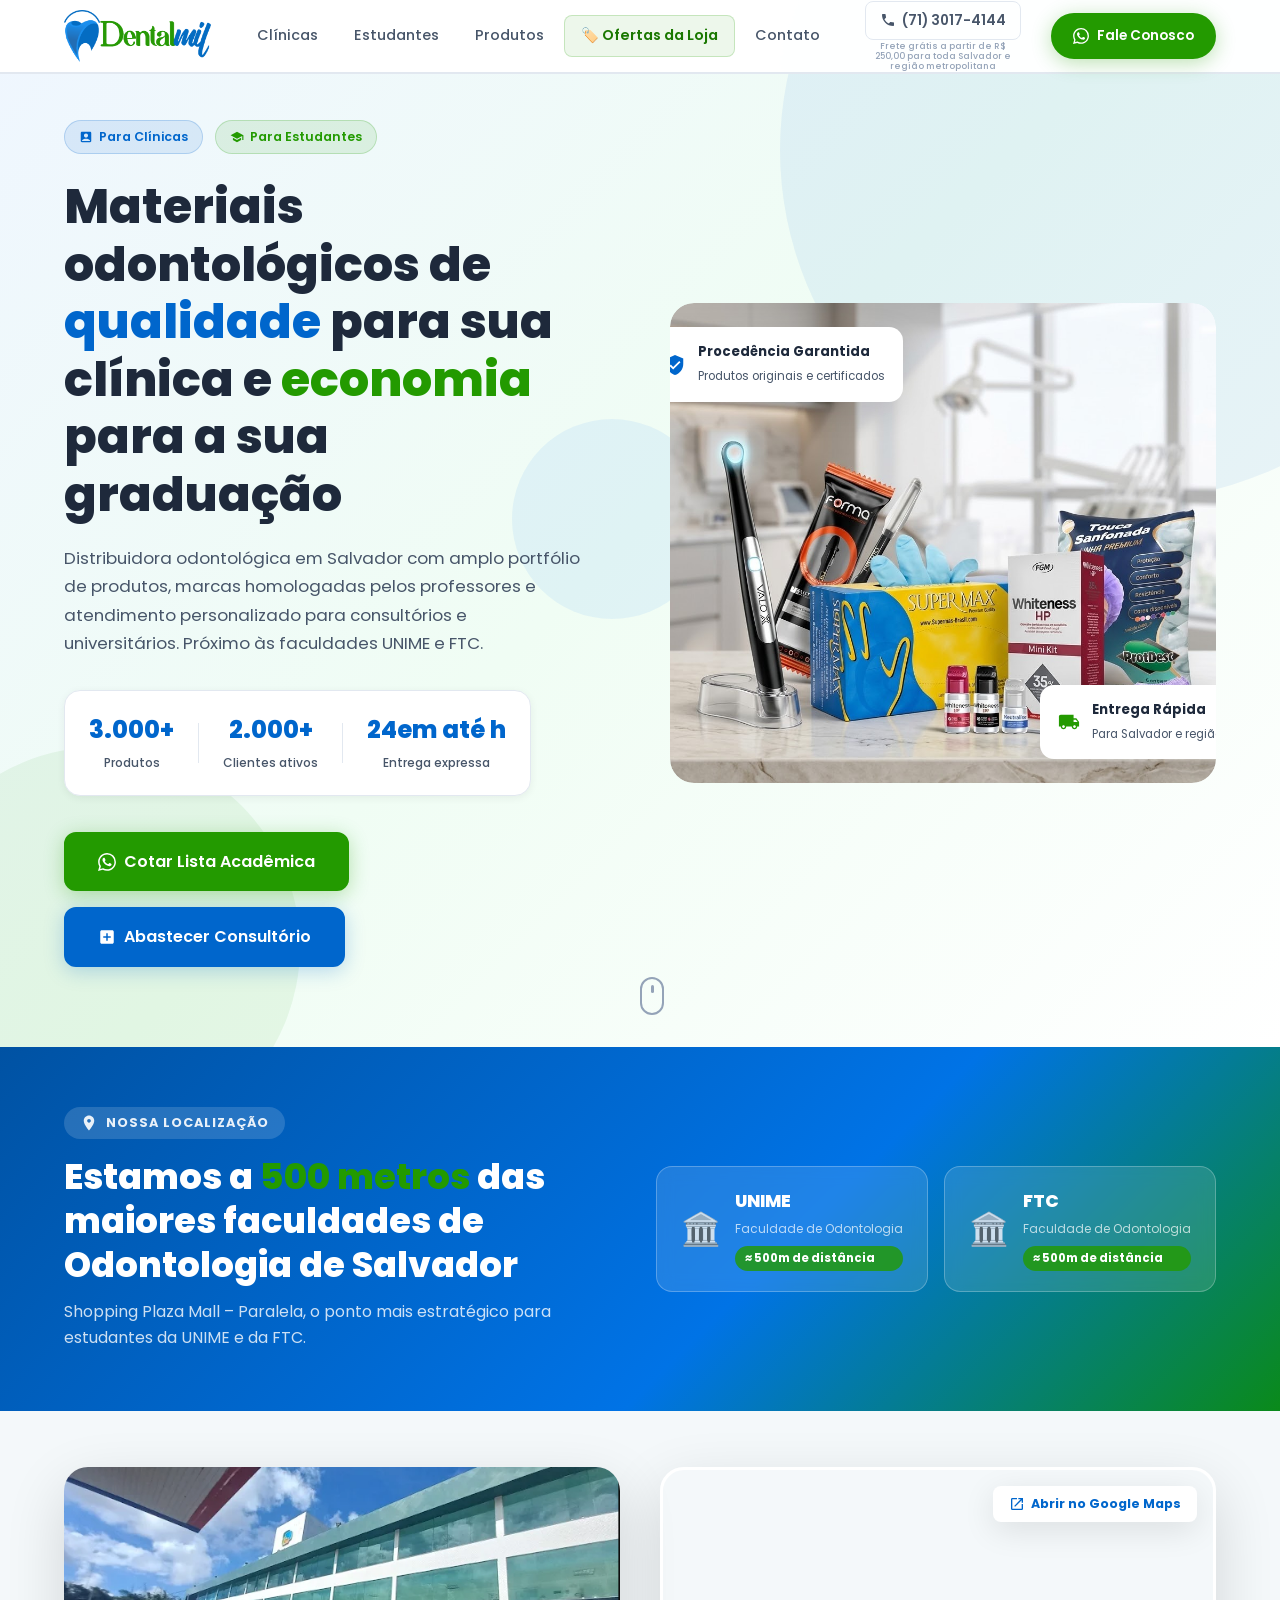
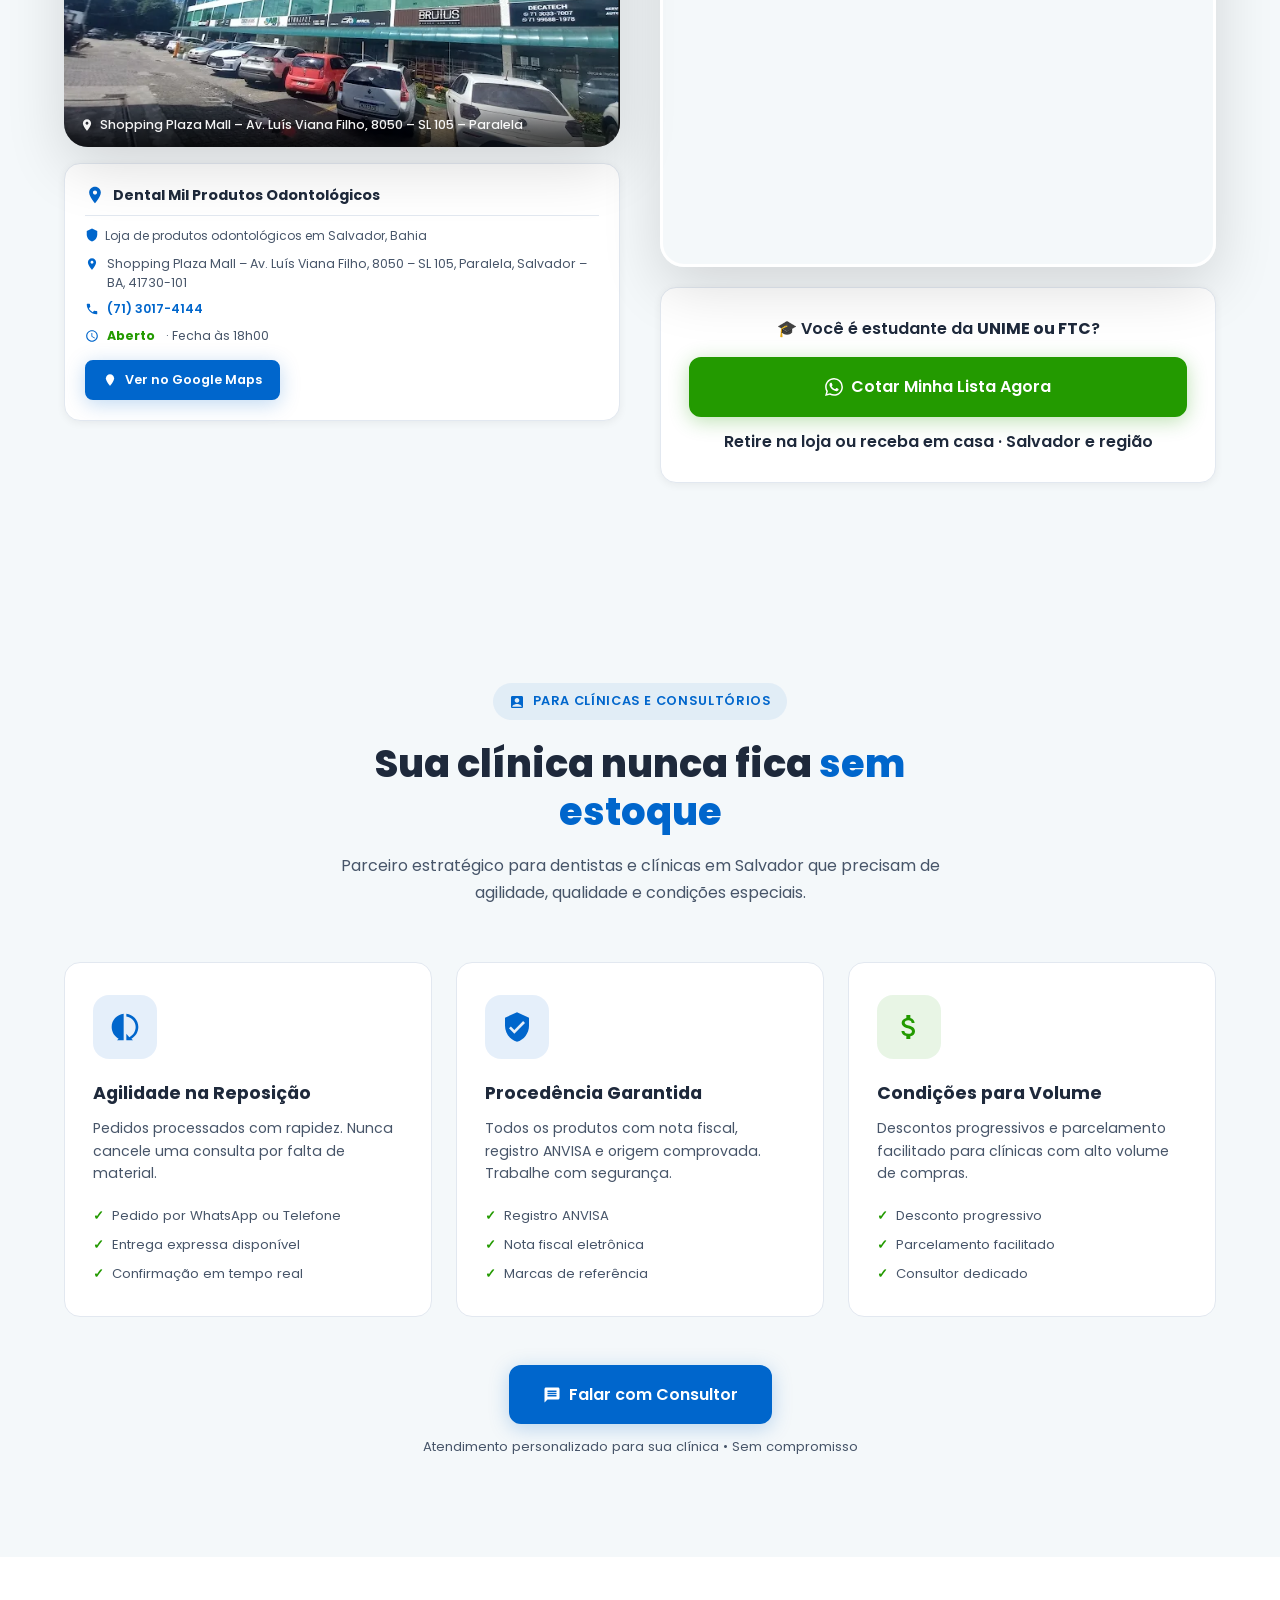
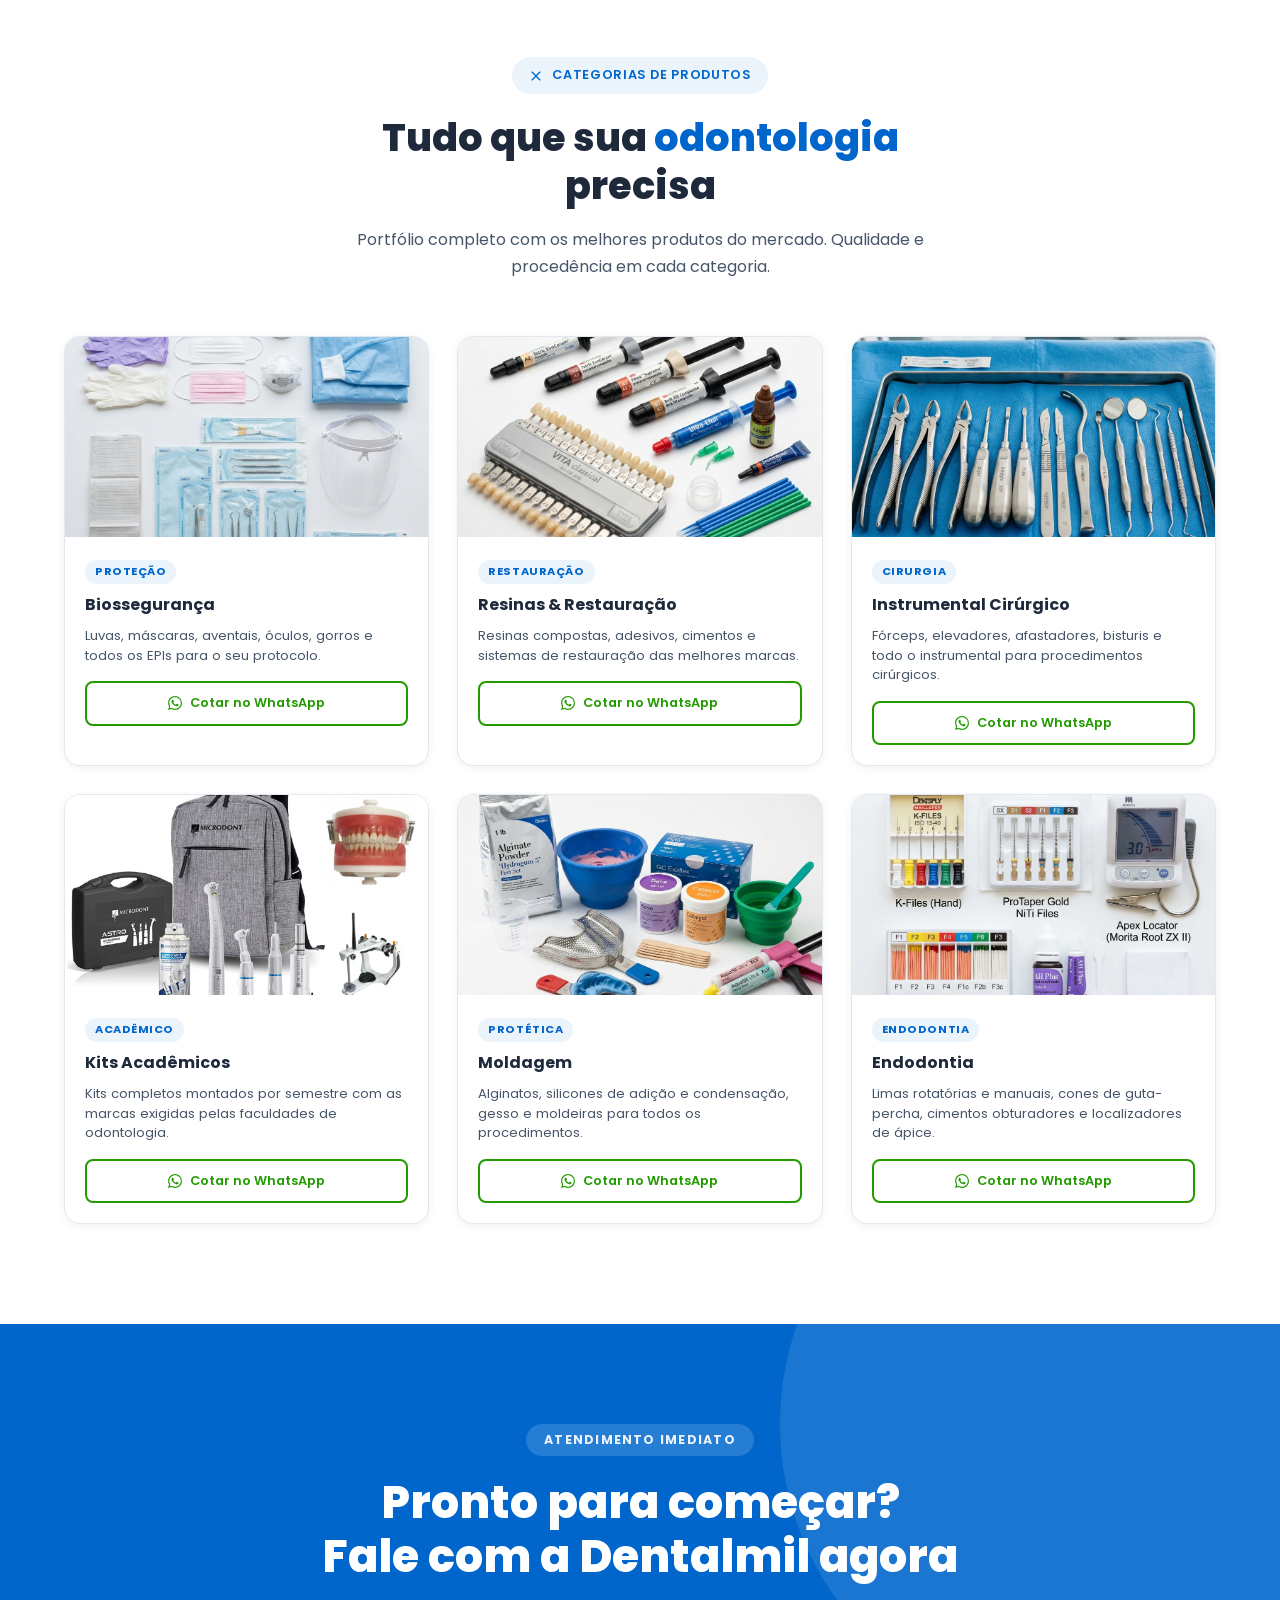
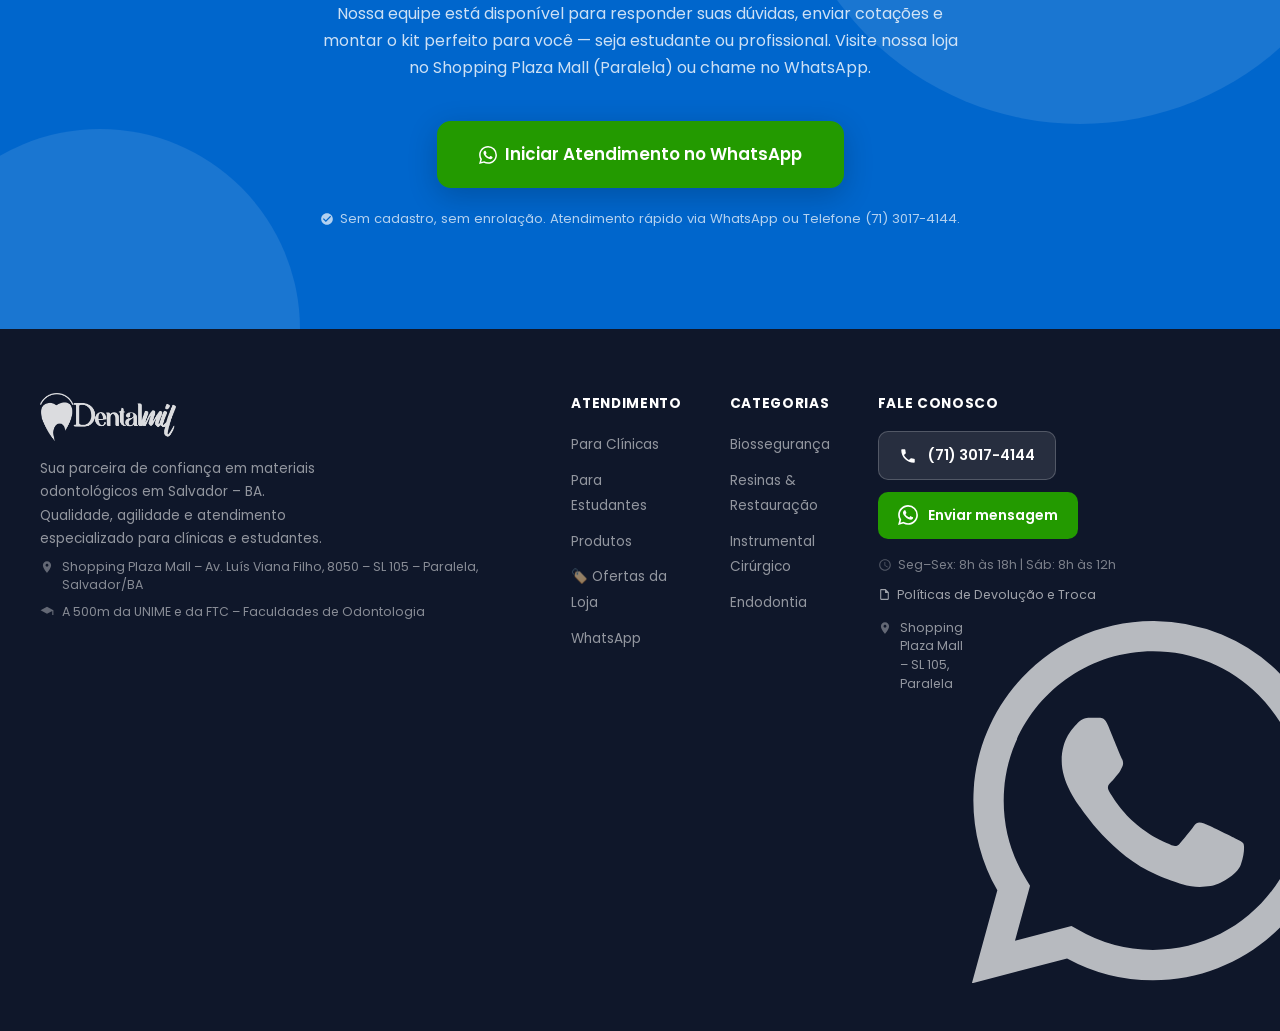
<file: index.html>
<!DOCTYPE html>
<html lang="pt-BR">
<head>
  <link rel="icon" type="image/png" href="/images/favicon.png" />
  <!-- Google tag (gtag.js) -->
  <script async src="https://www.googletagmanager.com/gtag/js?id=AW-11245982934"></script>
  <script>
    window.dataLayer = window.dataLayer || [];
    function gtag(){dataLayer.push(arguments);}
    gtag('js', new Date());

    gtag('config', 'AW-11245982934');
  </script>
  <meta charset="UTF-8" />
  <meta name="viewport" content="width=device-width, initial-scale=1.0" />
  <title>Dentalmil – Distribuidora de Materiais Odontológicos | Clínicas e Estudantes</title>
  <meta name="description" content="A Dentalmil é sua distribuidora odontológica de confiança em Salvador. Materiais de qualidade para clínicas, consultórios e estudantes de odontologia. Kits acadêmicos, biossegurança, resinas, instrumental cirúrgico e muito mais." />
  <meta name="keywords" content="distribuidora odontológica, materiais odontológicos, kit estudante odontologia, biossegurança odontologia, resinas dentais, instrumental cirúrgico, Dentalmil, Salvador, Paralela, Unime, FTC" />
  <meta property="og:title" content="Dentalmil – Materiais Odontológicos de Qualidade" />
  <meta property="og:description" content="Distribuidora odontológica para clínicas e estudantes em Salvador. Qualidade garantida, agilidade na entrega." />
  <meta property="og:type" content="website" />
  <link rel="preconnect" href="https://fonts.googleapis.com" />
  <link rel="preconnect" href="https://fonts.gstatic.com" crossorigin />
  <link href="https://fonts.googleapis.com/css2?family=Poppins:wght@300;400;500;600;700;800;900&display=swap" rel="stylesheet" />
  <link rel="stylesheet" href="style.css" />
</head>
<body>

  <!-- HEADER FIXO -->
  <header id="header" class="header">
    <div class="header-inner container">
      <a href="#home" class="logo" id="logo-link" aria-label="Dentalmil - Página Inicial">
        <img src="images/logo_dentalmil.png" alt="Dentalmil - Distribuidora de Produtos Odontológicos" class="logo-img" />
      </a>
      <nav class="nav" id="main-nav">
        <ul class="nav-list">
          <li><a href="#clinicas" class="nav-link" id="nav-clinicas">Clínicas</a></li>
          <li><a href="#academico" class="nav-link" id="nav-estudantes">Estudantes</a></li>
          <li><a href="#produtos" class="nav-link" id="nav-produtos">Produtos</a></li>
          <li><a href="loja.html" class="nav-link nav-link-offers" id="nav-ofertas">🏷️ Ofertas da Loja</a></li>
          <li><a href="#contato" class="nav-link" id="nav-contato">Contato</a></li>
        </ul>
      </nav>
      <div class="header-phone-wrapper" style="display:flex; flex-direction:column; align-items:center; gap:2px;">
        <a href="tel:+557130174144" class="header-phone" id="header-phone-btn">
          <svg width="16" height="16" viewBox="0 0 24 24" fill="currentColor"><path d="M6.62 10.79c1.44 2.83 3.76 5.14 6.59 6.59l2.2-2.2c.27-.27.67-.36 1.02-.24 1.12.37 2.33.57 3.57.57.55 0 1 .45 1 1V20c0 .55-.45 1-1 1-9.39 0-17-7.61-17-17 0-.55.45-1 1-1h3.5c.55 0 1 .45 1 1 0 1.25.2 2.45.57 3.57.11.35.03.74-.25 1.02l-2.2 2.2z"/></svg>
          (71) 3017-4144
        </a>
        <span style="font-size: 0.55rem; color: var(--text-light); text-align: center; max-width: 140px; line-height: 1.1; font-weight: 500;">Frete grátis a partir de R$ 250,00 para toda Salvador e região metropolitana</span>
      </div>
      <a href="https://wa.me/5571992194601?text=Ol%C3%A1!%20Vim%20pelo%20site%20da%20Dentalmil%20e%20gostaria%20de%20fazer%20uma%20cota%C3%A7%C3%A3o." target="_blank" rel="noopener noreferrer" class="btn btn-whatsapp btn-pill header-cta" id="header-cta-btn">
        <svg class="icon-whatsapp" viewBox="0 0 24 24" fill="currentColor"><path d="M17.472 14.382c-.297-.149-1.758-.867-2.03-.967-.273-.099-.471-.148-.67.15-.197.297-.767.966-.94 1.164-.173.199-.347.223-.644.075-.297-.15-1.255-.463-2.39-1.475-.883-.788-1.48-1.761-1.653-2.059-.173-.297-.018-.458.13-.606.134-.133.298-.347.446-.52.149-.174.198-.298.298-.497.099-.198.05-.371-.025-.52-.075-.149-.669-1.612-.916-2.207-.242-.579-.487-.5-.669-.51-.173-.008-.371-.01-.57-.01-.198 0-.52.074-.792.372-.272.297-1.04 1.016-1.04 2.479 0 1.462 1.065 2.875 1.213 3.074.149.198 2.096 3.2 5.077 4.487.709.306 1.262.489 1.694.625.712.227 1.36.195 1.871.118.571-.085 1.758-.719 2.006-1.413.248-.694.248-1.289.173-1.413-.074-.124-.272-.198-.57-.347m-5.421 7.403h-.004a9.87 9.87 0 01-5.031-1.378l-.361-.214-3.741.982.998-3.648-.235-.374a9.86 9.86 0 01-1.51-5.26c.001-5.45 4.436-9.884 9.888-9.884 2.64 0 5.122 1.03 6.988 2.898a9.825 9.825 0 012.893 6.994c-.003 5.45-4.437 9.884-9.885 9.884m8.413-18.297A11.815 11.815 0 0012.05 0C5.495 0 .16 5.335.157 11.892c0 2.096.547 4.142 1.588 5.945L.057 24l6.305-1.654a11.882 11.882 0 005.683 1.448h.005c6.554 0 11.89-5.335 11.893-11.893a11.821 11.821 0 00-3.48-8.413z"/></svg>
        Fale Conosco
      </a>
      <button class="hamburger" id="hamburger-btn" aria-label="Abrir menu">
        <span></span><span></span><span></span>
      </button>
    </div>
    <div class="mobile-nav" id="mobile-nav">
      <ul class="mobile-nav-list">
        <li><a href="#clinicas" class="mobile-nav-link" id="mob-nav-clinicas">Clínicas</a></li>
        <li><a href="#academico" class="mobile-nav-link" id="mob-nav-estudantes">Estudantes</a></li>
        <li><a href="#produtos" class="mobile-nav-link" id="mob-nav-produtos">Produtos</a></li>
        <li><a href="loja.html" class="mobile-nav-link mobile-nav-link-offers" id="mob-nav-ofertas">🏷️ Ofertas da Loja</a></li>
        <li><a href="#contato" class="mobile-nav-link" id="mob-nav-contato">Contato</a></li>
        <li><a href="tel:+557130174144" class="mobile-nav-link" id="mob-nav-phone">📞 (71) 3017-4144</a></li>
        <li><a href="https://wa.me/5571992194601?text=Ol%C3%A1!%20Vim%20pelo%20site%20da%20Dentalmil." target="_blank" class="btn btn-whatsapp btn-pill mobile-cta" id="mob-cta-btn">Fale Conosco</a></li>
      </ul>
    </div>
  </header>

  <!-- HERO -->
  <section id="home" class="hero">
    <div class="hero-bg-shapes">
      <div class="shape shape-1"></div>
      <div class="shape shape-2"></div>
      <div class="shape shape-3"></div>
    </div>
    <div class="container hero-inner">
      <div class="hero-content" data-animate="fade-up">
        <div class="hero-badges">
          <span class="badge badge-clinic" id="badge-clinic">
            <svg width="14" height="14" viewBox="0 0 24 24" fill="currentColor"><path d="M19 3H5c-1.1 0-2 .9-2 2v14c0 1.1.9 2 2 2h14c1.1 0 2-.9 2-2V5c0-1.1-.9-2-2-2zm-7 3c1.93 0 3.5 1.57 3.5 3.5S13.93 13 12 13s-3.5-1.57-3.5-3.5S10.07 6 12 6zm7 13H5v-.23c0-.62.28-1.2.76-1.58C7.47 15.82 9.64 15 12 15s4.53.82 6.24 2.19c.48.38.76.97.76 1.58V19z"/></svg>
            Para Clínicas
          </span>
          <span class="badge badge-student" id="badge-student">
            <svg width="14" height="14" viewBox="0 0 24 24" fill="currentColor"><path d="M5 13.18v4L12 21l7-3.82v-4L12 17l-7-3.82zM12 3L1 9l11 6 9-4.91V17h2V9L12 3z"/></svg>
            Para Estudantes
          </span>
        </div>
        <h1 class="hero-title">Materiais odontológicos de <span class="highlight-blue">qualidade</span> para sua clínica e <span class="highlight-green">economia</span> para a sua graduação</h1>
        <p class="hero-subtitle">Distribuidora odontológica em Salvador com amplo portfólio de produtos, marcas homologadas pelos professores e atendimento personalizado para consultórios e universitários. Próximo às faculdades UNIME e FTC.</p>
        <div class="hero-stats">
          <div class="stat" id="stat-brands"><strong>3.000+</strong><span>Produtos</span></div>
          <div class="stat-divider"></div>
          <div class="stat" id="stat-clients"><strong>2.000+</strong><span>Clientes ativos</span></div>
          <div class="stat-divider"></div>
          <div class="stat" id="stat-delivery"><strong>em até 24h</strong><span>Entrega expressa</span></div>
        </div>
        <div class="hero-ctas">
          <a href="https://wa.me/5571992194601?text=Ol%C3%A1!%20Vim%20pelo%20site%20da%20Dentalmil%20e%20gostaria%20de%20cotar%20minha%20lista%20acad%C3%AAmica." target="_blank" rel="noopener noreferrer" class="btn btn-whatsapp btn-lg" id="hero-cta-student">
            <svg class="icon-whatsapp" viewBox="0 0 24 24" fill="currentColor"><path d="M17.472 14.382c-.297-.149-1.758-.867-2.03-.967-.273-.099-.471-.148-.67.15-.197.297-.767.966-.94 1.164-.173.199-.347.223-.644.075-.297-.15-1.255-.463-2.39-1.475-.883-.788-1.48-1.761-1.653-2.059-.173-.297-.018-.458.13-.606.134-.133.298-.347.446-.52.149-.174.198-.298.298-.497.099-.198.05-.371-.025-.52-.075-.149-.669-1.612-.916-2.207-.242-.579-.487-.5-.669-.51-.173-.008-.371-.01-.57-.01-.198 0-.52.074-.792.372-.272.297-1.04 1.016-1.04 2.479 0 1.462 1.065 2.875 1.213 3.074.149.198 2.096 3.2 5.077 4.487.709.306 1.262.489 1.694.625.712.227 1.36.195 1.871.118.571-.085 1.758-.719 2.006-1.413.248-.694.248-1.289.173-1.413-.074-.124-.272-.198-.57-.347m-5.421 7.403h-.004a9.87 9.87 0 01-5.031-1.378l-.361-.214-3.741.982.998-3.648-.235-.374a9.86 9.86 0 01-1.51-5.26c.001-5.45 4.436-9.884 9.888-9.884 2.64 0 5.122 1.03 6.988 2.898a9.825 9.825 0 012.893 6.994c-.003 5.45-4.437 9.884-9.885 9.884m8.413-18.297A11.815 11.815 0 0012.05 0C5.495 0 .16 5.335.157 11.892c0 2.096.547 4.142 1.588 5.945L.057 24l6.305-1.654a11.882 11.882 0 005.683 1.448h.005c6.554 0 11.89-5.335 11.893-11.893a11.821 11.821 0 00-3.48-8.413z"/></svg>
            Cotar Lista Acadêmica
          </a>
          <a href="https://wa.me/5571992194601?text=Ol%C3%A1!%20Vim%20pelo%20site%20da%20Dentalmil%20e%20gostaria%20de%20abastecer%20meu%20consult%C3%B3rio." target="_blank" rel="noopener noreferrer" class="btn btn-primary btn-lg" id="hero-cta-clinic">
            <svg width="18" height="18" viewBox="0 0 24 24" fill="currentColor"><path d="M19 3H5c-1.1 0-2 .9-2 2v14c0 1.1.9 2 2 2h14c1.1 0 2-.9 2-2V5c0-1.1-.9-2-2-2zm-2 10h-4v4h-2v-4H7v-2h4V7h2v4h4v2z"/></svg>
            Abastecer Consultório
          </a>
        </div>
      </div>
      <div class="hero-visual" data-animate="fade-left">
        <div class="hero-image-wrapper">
          <img src="images/hero_products.jpg" alt="Produtos odontológicos Dentalmil" class="hero-image" />
          <div class="hero-image-badge" id="hero-badge-trust">
            <svg width="22" height="22" viewBox="0 0 24 24" fill="#0066CC"><path d="M12 1L3 5v6c0 5.55 3.84 10.74 9 12 5.16-1.26 9-6.45 9-12V5l-9-4zm-2 16l-4-4 1.41-1.41L10 14.17l6.59-6.59L18 9l-8 8z"/></svg>
            <div><strong>Procedência Garantida</strong><span>Produtos originais e certificados</span></div>
          </div>
          <div class="hero-image-badge hero-image-badge--bottom" id="hero-badge-delivery">
            <svg width="22" height="22" viewBox="0 0 24 24" fill="#239A00"><path d="M20 8h-3V4H3c-1.1 0-2 .9-2 2v11h2c0 1.66 1.34 3 3 3s3-1.34 3-3h6c0 1.66 1.34 3 3 3s3-1.34 3-3h2v-5l-3-4zM6 18.5c-.83 0-1.5-.67-1.5-1.5s.67-1.5 1.5-1.5 1.5.67 1.5 1.5-.67 1.5-1.5 1.5zm13.5-9l1.96 2.5H17V9.5h2.5zm-1.5 9c-.83 0-1.5-.67-1.5-1.5s.67-1.5 1.5-1.5 1.5.67 1.5 1.5-.67 1.5-1.5 1.5z"/></svg>
            <div><strong>Entrega Rápida</strong><span>Para Salvador e região</span></div>
          </div>
        </div>
      </div>
    </div>
    <div class="scroll-indicator">
      <div class="scroll-mouse"><div class="scroll-wheel"></div></div>
    </div>
  </section>

  <!-- LOCALIZAÇÃO – BLOCO DESTAQUE -->
  <section id="localizacao" class="section-location">
    <div class="location-hero-bar">
      <div class="container location-hero-inner">
        <div class="location-hero-text">
          <span class="location-hero-label">
            <svg width="18" height="18" viewBox="0 0 24 24" fill="currentColor"><path d="M12 2C8.13 2 5 5.13 5 9c0 5.25 7 13 7 13s7-7.75 7-13c0-3.87-3.13-7-7-7zm0 9.5c-1.38 0-2.5-1.12-2.5-2.5s1.12-2.5 2.5-2.5 2.5 1.12 2.5 2.5-1.12 2.5-2.5 2.5z"/></svg>
            Nossa Localização
          </span>
          <h2 class="location-hero-title">Estamos a <span class="highlight-green">500 metros</span> das maiores faculdades de Odontologia de Salvador</h2>
          <p class="location-hero-sub">Shopping Plaza Mall – Paralela, o ponto mais estratégico para estudantes da UNIME e da FTC.</p>
        </div>
        <div class="location-dist-cards">
          <div class="dist-card dist-card--unime" id="dist-unime">
            <div class="dist-card-icon">🏛️</div>
            <div class="dist-card-info">
              <strong>UNIME</strong>
              <span>Faculdade de Odontologia</span>
              <div class="dist-pill">≈ 500m de distância</div>
            </div>
          </div>
          <div class="dist-card dist-card--ftc" id="dist-ftc">
            <div class="dist-card-icon">🏛️</div>
            <div class="dist-card-info">
              <strong>FTC</strong>
              <span>Faculdade de Odontologia</span>
              <div class="dist-pill">≈ 500m de distância</div>
            </div>
          </div>
        </div>
      </div>
    </div>

    <div class="container location-body">
      <!-- Coluna Esquerda: Fotos -->
      <div class="location-photos" data-animate="fade-right">
        <div class="location-photo-main">
          <img src="images/shopping_paralela.png" alt="Shopping Plaza Mall – Paralela, Salvador" loading="lazy" />
          <div class="location-photo-caption">
            <svg width="14" height="14" viewBox="0 0 24 24" fill="currentColor"><path d="M12 2C8.13 2 5 5.13 5 9c0 5.25 7 13 7 13s7-7.75 7-13c0-3.87-3.13-7-7-7zm0 9.5c-1.38 0-2.5-1.12-2.5-2.5s1.12-2.5 2.5-2.5 2.5 1.12 2.5 2.5-1.12 2.5-2.5 2.5z"/></svg>
            Shopping Plaza Mall – Av. Luís Viana Filho, 8050 – SL 105 – Paralela
          </div>
        </div>
        <div class="location-photo-secondary">
          <div class="location-info-card" id="location-info-card">
            <div class="loc-info-header">
              <svg width="20" height="20" viewBox="0 0 24 24" fill="#0066CC"><path d="M12 2C8.13 2 5 5.13 5 9c0 5.25 7 13 7 13s7-7.75 7-13c0-3.87-3.13-7-7-7zm0 9.5c-1.38 0-2.5-1.12-2.5-2.5s1.12-2.5 2.5-2.5 2.5 1.12 2.5 2.5-1.12 2.5-2.5 2.5z"/></svg>
              <strong>Dental Mil Produtos Odontológicos</strong>
            </div>
            <div class="loc-info-verified">
              <svg width="14" height="14" viewBox="0 0 24 24" fill="#0066CC"><path d="M12 1L3 5v6c0 5.55 3.84 10.74 9 12 5.16-1.26 9-6.45 9-12V5l-9-4z"/></svg>
              Loja de produtos odontológicos em Salvador, Bahia
            </div>
            <ul class="loc-info-list">
              <li>
                <svg width="14" height="14" viewBox="0 0 24 24" fill="currentColor"><path d="M12 2C8.13 2 5 5.13 5 9c0 5.25 7 13 7 13s7-7.75 7-13c0-3.87-3.13-7-7-7zm0 9.5c-1.38 0-2.5-1.12-2.5-2.5s1.12-2.5 2.5-2.5 2.5 1.12 2.5 2.5-1.12 2.5-2.5 2.5z"/></svg>
                <span>Shopping Plaza Mall – Av. Luís Viana Filho, 8050 – SL 105, Paralela, Salvador – BA, 41730-101</span>
              </li>
              <li>
                <svg width="14" height="14" viewBox="0 0 24 24" fill="currentColor"><path d="M6.62 10.79c1.44 2.83 3.76 5.14 6.59 6.59l2.2-2.2c.27-.27.67-.36 1.02-.24 1.12.37 2.33.57 3.57.57.55 0 1 .45 1 1V20c0 .55-.45 1-1 1-9.39 0-17-7.61-17-17 0-.55.45-1 1-1h3.5c.55 0 1 .45 1 1 0 1.25.2 2.45.57 3.57.11.35.03.74-.25 1.02l-2.2 2.2z"/></svg>
                <a href="tel:+557130174144">(71) 3017-4144</a>
              </li>
              <li>
                <svg width="14" height="14" viewBox="0 0 24 24" fill="currentColor"><path d="M11.99 2C6.47 2 2 6.48 2 12s4.47 10 9.99 10C17.52 22 22 17.52 22 12S17.52 2 11.99 2zM12 20c-4.42 0-8-3.58-8-8s3.58-8 8-8 8 3.58 8 8-3.58 8-8 8zm.5-13H11v6l5.25 3.15.75-1.23-4.5-2.67V7z"/></svg>
                <span class="loc-open">Aberto</span>&nbsp;· Fecha às 18h00
              </li>
            </ul>
            <a href="https://maps.google.com/?q=Shopping+Plaza+Mall+Av+Luis+Viana+Filho+8050+SL+105+Paralela+Salvador+BA" target="_blank" rel="noopener noreferrer" class="btn btn-primary btn-sm loc-maps-btn" id="loc-maps-btn">
              <svg width="14" height="14" viewBox="0 0 24 24" fill="currentColor"><path d="M12 2C8.13 2 5 5.13 5 9c0 5.25 7 13 7 13s7-7.75 7-13c0-3.87-3.13-7-7-7z"/></svg>
              Ver no Google Maps
            </a>
          </div>
        </div>
      </div>

      <!-- Coluna Direita: Mapa -->
      <div class="location-map-col" data-animate="fade-left">
        <div class="location-map-wrapper" id="location-map">
          <iframe
            title="Localização Dental Mil – Shopping Plaza Mall Paralela Salvador"
            src="https://maps.google.com/maps?q=Shopping+Plaza+Mall+Av+Luis+Viana+Filho+8050+Paralela+Salvador+BA+Brazil&output=embed&z=16"
            width="100%" height="100%"
            style="border:0;" allowfullscreen="" loading="lazy"
            referrerpolicy="no-referrer-when-downgrade">
          </iframe>
          <a href="https://maps.google.com/?q=Shopping+Plaza+Mall+Av+Luis+Viana+Filho+8050+SL+105+Paralela+Salvador+BA" target="_blank" rel="noopener noreferrer" class="map-open-btn" id="map-open-btn">
            <svg width="16" height="16" viewBox="0 0 24 24" fill="currentColor"><path d="M19 19H5V5h7V3H5a2 2 0 00-2 2v14a2 2 0 002 2h14a2 2 0 002-2v-7h-2v7zM14 3v2h3.59l-9.83 9.83 1.41 1.41L19 6.41V10h2V3h-7z"/></svg>
            Abrir no Google Maps
          </a>
        </div>
        <div class="location-cta-box" id="location-cta-box">
          <p>🎓 Você é estudante da <strong>UNIME ou FTC</strong>?</p>
          <a href="https://wa.me/5571992194601?text=Ol%C3%A1!%20Sou%20estudante%20da%20UNIME%2FFTC%20e%20gostaria%20de%20cotar%20minha%20lista%20acad%C3%AAmica." target="_blank" rel="noopener noreferrer" class="btn btn-whatsapp btn-lg" id="loc-cta-student-btn">
            <svg class="icon-whatsapp" viewBox="0 0 24 24" fill="currentColor"><path d="M17.472 14.382c-.297-.149-1.758-.867-2.03-.967-.273-.099-.471-.148-.67.15-.197.297-.767.966-.94 1.164-.173.199-.347.223-.644.075-.297-.15-1.255-.463-2.39-1.475-.883-.788-1.48-1.761-1.653-2.059-.173-.297-.018-.458.13-.606.134-.133.298-.347.446-.52.149-.174.198-.298.298-.497.099-.198.05-.371-.025-.52-.075-.149-.669-1.612-.916-2.207-.242-.579-.487-.5-.669-.51-.173-.008-.371-.01-.57-.01-.198 0-.52.074-.792.372-.272.297-1.04 1.016-1.04 2.479 0 1.462 1.065 2.875 1.213 3.074.149.198 2.096 3.2 5.077 4.487.709.306 1.262.489 1.694.625.712.227 1.36.195 1.871.118.571-.085 1.758-.719 2.006-1.413.248-.694.248-1.289.173-1.413-.074-.124-.272-.198-.57-.347m-5.421 7.403h-.004a9.87 9.87 0 01-5.031-1.378l-.361-.214-3.741.982.998-3.648-.235-.374a9.86 9.86 0 01-1.51-5.26c.001-5.45 4.436-9.884 9.888-9.884 2.64 0 5.122 1.03 6.988 2.898a9.825 9.825 0 012.893 6.994c-.003 5.45-4.437 9.884-9.885 9.884m8.413-18.297A11.815 11.815 0 0012.05 0C5.495 0 .16 5.335.157 11.892c0 2.096.547 4.142 1.588 5.945L.057 24l6.305-1.654a11.882 11.882 0 005.683 1.448h.005c6.554 0 11.89-5.335 11.893-11.893a11.821 11.821 0 00-3.48-8.413z"/></svg>
            Cotar Minha Lista Agora
          </a>
          <p class="loc-cta-note">Retire na loja ou receba em casa · Salvador e região</p>
        </div>
      </div>
    </div>
  </section>

  <!-- PARA CLÍNICAS -->
  <section id="clinicas" class="section-clinics">
    <div class="container">
      <div class="section-label" data-animate="fade-up">
        <svg width="16" height="16" viewBox="0 0 24 24" fill="currentColor"><path d="M19 3H5c-1.1 0-2 .9-2 2v14c0 1.1.9 2 2 2h14c1.1 0 2-.9 2-2V5c0-1.1-.9-2-2-2zm-7 3c1.93 0 3.5 1.57 3.5 3.5S13.93 13 12 13s-3.5-1.57-3.5-3.5S10.07 6 12 6zm7 13H5v-.23c0-.62.28-1.2.76-1.58C7.47 15.82 9.64 15 12 15s4.53.82 6.24 2.19c.48.38.76.97.76 1.58V19z"/></svg>
        Para Clínicas e Consultórios
      </div>
      <div class="section-header" data-animate="fade-up">
        <h2 class="section-title">Sua clínica nunca fica <span class="highlight-blue">sem estoque</span></h2>
        <p class="section-subtitle">Parceiro estratégico para dentistas e clínicas em Salvador que precisam de agilidade, qualidade e condições especiais.</p>
      </div>
      <div class="clinics-cards" data-animate="fade-up">
        <div class="clinic-card" id="clinic-card-agility">
          <div class="clinic-card-icon clinic-card-icon--blue">
            <svg width="32" height="32" viewBox="0 0 24 24" fill="currentColor"><path d="M13 2.05v2.02c3.95.49 7 3.85 7 7.93 0 3.21-1.81 6-4.72 7.72L13 17v5h5l-1.22-1.22C19.91 19.07 22 15.76 22 12c0-5.18-3.95-9.45-9-9.95zM11 2.05C5.95 2.55 2 6.82 2 12c0 3.76 2.09 7.07 5.22 8.78L6 22h5V2.05z"/></svg>
          </div>
          <h3>Agilidade na Reposição</h3>
          <p>Pedidos processados com rapidez. Nunca cancele uma consulta por falta de material.</p>
          <ul class="clinic-card-features">
            <li><span class="check-icon">✓</span> Pedido por WhatsApp ou Telefone</li>
            <li><span class="check-icon">✓</span> Entrega expressa disponível</li>
            <li><span class="check-icon">✓</span> Confirmação em tempo real</li>
          </ul>
        </div>
        <div class="clinic-card" id="clinic-card-quality">
          <div class="clinic-card-icon clinic-card-icon--blue">
            <svg width="32" height="32" viewBox="0 0 24 24" fill="currentColor"><path d="M12 1L3 5v6c0 5.55 3.84 10.74 9 12 5.16-1.26 9-6.45 9-12V5l-9-4zm-2 16l-4-4 1.41-1.41L10 14.17l6.59-6.59L18 9l-8 8z"/></svg>
          </div>
          <h3>Procedência Garantida</h3>
          <p>Todos os produtos com nota fiscal, registro ANVISA e origem comprovada. Trabalhe com segurança.</p>
          <ul class="clinic-card-features">
            <li><span class="check-icon">✓</span> Registro ANVISA</li>
            <li><span class="check-icon">✓</span> Nota fiscal eletrônica</li>
            <li><span class="check-icon">✓</span> Marcas de referência</li>
          </ul>
        </div>
        <div class="clinic-card" id="clinic-card-conditions">
          <div class="clinic-card-icon clinic-card-icon--green">
            <svg width="32" height="32" viewBox="0 0 24 24" fill="currentColor"><path d="M11.8 10.9c-2.27-.59-3-1.2-3-2.15 0-1.09 1.01-1.85 2.7-1.85 1.78 0 2.44.85 2.5 2.1h2.21c-.07-1.72-1.12-3.3-3.21-3.81V3h-3v2.16c-1.94.42-3.5 1.68-3.5 3.61 0 2.31 1.91 3.46 4.7 4.13 2.5.6 3 1.48 3 2.41 0 .69-.49 1.79-2.7 1.79-2.06 0-2.87-.92-2.98-2.1h-2.2c.12 2.19 1.76 3.42 3.68 3.83V21h3v-2.15c1.95-.37 3.5-1.5 3.5-3.55 0-2.84-2.43-3.81-4.7-4.4z"/></svg>
          </div>
          <h3>Condições para Volume</h3>
          <p>Descontos progressivos e parcelamento facilitado para clínicas com alto volume de compras.</p>
          <ul class="clinic-card-features">
            <li><span class="check-icon">✓</span> Desconto progressivo</li>
            <li><span class="check-icon">✓</span> Parcelamento facilitado</li>
            <li><span class="check-icon">✓</span> Consultor dedicado</li>
          </ul>
        </div>
      </div>
      <div class="clinics-cta" data-animate="fade-up">
        <a href="https://wa.me/5571992194601?text=Ol%C3%A1!%20Vim%20pelo%20site%20da%20Dentalmil%20e%20gostaria%20de%20falar%20com%20um%20consultor%20para%20minha%20cl%C3%ADnica." target="_blank" rel="noopener noreferrer" class="btn btn-primary btn-lg" id="clinic-contact-btn">
          <svg width="18" height="18" viewBox="0 0 24 24" fill="currentColor"><path d="M20 2H4c-1.1 0-2 .9-2 2v18l4-4h14c1.1 0 2-.9 2-2V4c0-1.1-.9-2-2-2zm-2 12H6v-2h12v2zm0-3H6V9h12v2zm0-3H6V6h12v2z"/></svg>
          Falar com Consultor
        </a>
        <p class="clinics-cta-note">Atendimento personalizado para sua clínica • Sem compromisso</p>
      </div>
    </div>
  </section>

  <!-- VITRINE DE PRODUTOS -->
  <section id="produtos" class="section-products">
    <div class="container">
      <div class="section-label" data-animate="fade-up">
        <svg width="16" height="16" viewBox="0 0 24 24" fill="currentColor"><path d="M19 6.41L17.59 5 12 10.59 6.41 5 5 6.41 10.59 12 5 17.59 6.41 19 12 13.41 17.59 19 19 17.59 13.41 12z"/></svg>
        Categorias de Produtos
      </div>
      <div class="section-header" data-animate="fade-up">
        <h2 class="section-title">Tudo que sua <span class="highlight-blue">odontologia</span> precisa</h2>
        <p class="section-subtitle">Portfólio completo com os melhores produtos do mercado. Qualidade e procedência em cada categoria.</p>
      </div>
      <div class="products-grid" data-animate="fade-up">
        <div class="product-card" id="product-biosafety">
          <div class="product-image-wrapper">
            <img src="images/product_biosafety.png" alt="Produtos de biossegurança odontológica" class="product-image" loading="lazy" />
            <div class="product-overlay">
              <a href="https://wa.me/5571992194601?text=Ol%C3%A1!%20Gostaria%20de%20cotar%20Biosseguran%C3%A7a." target="_blank" class="btn btn-whatsapp btn-sm product-overlay-btn" id="product-biosafety-btn">
                <svg viewBox="0 0 24 24" fill="currentColor"><path d="M17.472 14.382c-.297-.149-1.758-.867-2.03-.967-.273-.099-.471-.148-.67.15-.197.297-.767.966-.94 1.164-.173.199-.347.223-.644.075-.297-.15-1.255-.463-2.39-1.475-.883-.788-1.48-1.761-1.653-2.059-.173-.297-.018-.458.13-.606.134-.133.298-.347.446-.52.149-.174.198-.298.298-.497.099-.198.05-.371-.025-.52-.075-.149-.669-1.612-.916-2.207-.242-.579-.487-.5-.669-.51-.173-.008-.371-.01-.57-.01-.198 0-.52.074-.792.372-.272.297-1.04 1.016-1.04 2.479 0 1.462 1.065 2.875 1.213 3.074.149.198 2.096 3.2 5.077 4.487.709.306 1.262.489 1.694.625.712.227 1.36.195 1.871.118.571-.085 1.758-.719 2.006-1.413.248-.694.248-1.289.173-1.413-.074-.124-.272-.198-.57-.347m-5.421 7.403h-.004a9.87 9.87 0 01-5.031-1.378l-.361-.214-3.741.982.998-3.648-.235-.374a9.86 9.86 0 01-1.51-5.26c.001-5.45 4.436-9.884 9.888-9.884 2.64 0 5.122 1.03 6.988 2.898a9.825 9.825 0 012.893 6.994c-.003 5.45-4.437 9.884-9.885 9.884m8.413-18.297A11.815 11.815 0 0012.05 0C5.495 0 .16 5.335.157 11.892c0 2.096.547 4.142 1.588 5.945L.057 24l6.305-1.654a11.882 11.882 0 005.683 1.448h.005c6.554 0 11.89-5.335 11.893-11.893a11.821 11.821 0 00-3.48-8.413z"/></svg>
                Cotar no WhatsApp
              </a>
            </div>
          </div>
          <div class="product-info">
            <span class="product-category-tag">Proteção</span>
            <h3 class="product-name">Biossegurança</h3>
            <p class="product-desc">Luvas, máscaras, aventais, óculos, gorros e todos os EPIs para o seu protocolo.</p>
            <a href="https://wa.me/5571992194601?text=Ol%C3%A1!%20Gostaria%20de%20cotar%20Biosseguran%C3%A7a." target="_blank" class="btn btn-outline-green btn-sm product-cta" id="product-biosafety-cta"><svg viewBox="0 0 24 24" fill="currentColor"><path d="M17.472 14.382c-.297-.149-1.758-.867-2.03-.967-.273-.099-.471-.148-.67.15-.197.297-.767.966-.94 1.164-.173.199-.347.223-.644.075-.297-.15-1.255-.463-2.39-1.475-.883-.788-1.48-1.761-1.653-2.059-.173-.297-.018-.458.13-.606.134-.133.298-.347.446-.52.149-.174.198-.298.298-.497.099-.198.05-.371-.025-.52-.075-.149-.669-1.612-.916-2.207-.242-.579-.487-.5-.669-.51-.173-.008-.371-.01-.57-.01-.198 0-.52.074-.792.372-.272.297-1.04 1.016-1.04 2.479 0 1.462 1.065 2.875 1.213 3.074.149.198 2.096 3.2 5.077 4.487.709.306 1.262.489 1.694.625.712.227 1.36.195 1.871.118.571-.085 1.758-.719 2.006-1.413.248-.694.248-1.289.173-1.413-.074-.124-.272-.198-.57-.347m-5.421 7.403h-.004a9.87 9.87 0 01-5.031-1.378l-.361-.214-3.741.982.998-3.648-.235-.374a9.86 9.86 0 01-1.51-5.26c.001-5.45 4.436-9.884 9.888-9.884 2.64 0 5.122 1.03 6.988 2.898a9.825 9.825 0 012.893 6.994c-.003 5.45-4.437 9.884-9.885 9.884m8.413-18.297A11.815 11.815 0 0012.05 0C5.495 0 .16 5.335.157 11.892c0 2.096.547 4.142 1.588 5.945L.057 24l6.305-1.654a11.882 11.882 0 005.683 1.448h.005c6.554 0 11.89-5.335 11.893-11.893a11.821 11.821 0 00-3.48-8.413z"/></svg>Cotar no WhatsApp</a>
          </div>
        </div>
        <div class="product-card" id="product-resins">
          <div class="product-image-wrapper">
            <img src="images/product_resins.png" alt="Resinas compostas e materiais de restauração" class="product-image" loading="lazy" />
            <div class="product-overlay">
              <a href="https://wa.me/5571992194601?text=Ol%C3%A1!%20Gostaria%20de%20cotar%20Resinas." target="_blank" class="btn btn-whatsapp btn-sm product-overlay-btn" id="product-resins-btn"><svg viewBox="0 0 24 24" fill="currentColor"><path d="M17.472 14.382c-.297-.149-1.758-.867-2.03-.967-.273-.099-.471-.148-.67.15-.197.297-.767.966-.94 1.164-.173.199-.347.223-.644.075-.297-.15-1.255-.463-2.39-1.475-.883-.788-1.48-1.761-1.653-2.059-.173-.297-.018-.458.13-.606.134-.133.298-.347.446-.52.149-.174.198-.298.298-.497.099-.198.05-.371-.025-.52-.075-.149-.669-1.612-.916-2.207-.242-.579-.487-.5-.669-.51-.173-.008-.371-.01-.57-.01-.198 0-.52.074-.792.372-.272.297-1.04 1.016-1.04 2.479 0 1.462 1.065 2.875 1.213 3.074.149.198 2.096 3.2 5.077 4.487.709.306 1.262.489 1.694.625.712.227 1.36.195 1.871.118.571-.085 1.758-.719 2.006-1.413.248-.694.248-1.289.173-1.413-.074-.124-.272-.198-.57-.347m-5.421 7.403h-.004a9.87 9.87 0 01-5.031-1.378l-.361-.214-3.741.982.998-3.648-.235-.374a9.86 9.86 0 01-1.51-5.26c.001-5.45 4.436-9.884 9.888-9.884 2.64 0 5.122 1.03 6.988 2.898a9.825 9.825 0 012.893 6.994c-.003 5.45-4.437 9.884-9.885 9.884m8.413-18.297A11.815 11.815 0 0012.05 0C5.495 0 .16 5.335.157 11.892c0 2.096.547 4.142 1.588 5.945L.057 24l6.305-1.654a11.882 11.882 0 005.683 1.448h.005c6.554 0 11.89-5.335 11.893-11.893a11.821 11.821 0 00-3.48-8.413z"/></svg>Cotar no WhatsApp</a>
            </div>
          </div>
          <div class="product-info">
            <span class="product-category-tag">Restauração</span>
            <h3 class="product-name">Resinas & Restauração</h3>
            <p class="product-desc">Resinas compostas, adesivos, cimentos e sistemas de restauração das melhores marcas.</p>
            <a href="https://wa.me/5571992194601?text=Ol%C3%A1!%20Gostaria%20de%20cotar%20Resinas." target="_blank" class="btn btn-outline-green btn-sm product-cta" id="product-resins-cta"><svg viewBox="0 0 24 24" fill="currentColor"><path d="M17.472 14.382c-.297-.149-1.758-.867-2.03-.967-.273-.099-.471-.148-.67.15-.197.297-.767.966-.94 1.164-.173.199-.347.223-.644.075-.297-.15-1.255-.463-2.39-1.475-.883-.788-1.48-1.761-1.653-2.059-.173-.297-.018-.458.13-.606.134-.133.298-.347.446-.52.149-.174.198-.298.298-.497.099-.198.05-.371-.025-.52-.075-.149-.669-1.612-.916-2.207-.242-.579-.487-.5-.669-.51-.173-.008-.371-.01-.57-.01-.198 0-.52.074-.792.372-.272.297-1.04 1.016-1.04 2.479 0 1.462 1.065 2.875 1.213 3.074.149.198 2.096 3.2 5.077 4.487.709.306 1.262.489 1.694.625.712.227 1.36.195 1.871.118.571-.085 1.758-.719 2.006-1.413.248-.694.248-1.289.173-1.413-.074-.124-.272-.198-.57-.347m-5.421 7.403h-.004a9.87 9.87 0 01-5.031-1.378l-.361-.214-3.741.982.998-3.648-.235-.374a9.86 9.86 0 01-1.51-5.26c.001-5.45 4.436-9.884 9.888-9.884 2.64 0 5.122 1.03 6.988 2.898a9.825 9.825 0 012.893 6.994c-.003 5.45-4.437 9.884-9.885 9.884m8.413-18.297A11.815 11.815 0 0012.05 0C5.495 0 .16 5.335.157 11.892c0 2.096.547 4.142 1.588 5.945L.057 24l6.305-1.654a11.882 11.882 0 005.683 1.448h.005c6.554 0 11.89-5.335 11.893-11.893a11.821 11.821 0 00-3.48-8.413z"/></svg>Cotar no WhatsApp</a>
          </div>
        </div>
        <div class="product-card" id="product-surgical">
          <div class="product-image-wrapper">
            <img src="images/product_surgical.png" alt="Instrumental cirúrgico odontológico" class="product-image" loading="lazy" />
            <div class="product-overlay">
              <a href="https://wa.me/5571992194601?text=Ol%C3%A1!%20Gostaria%20de%20cotar%20Instrumental%20Cir%C3%BArgico." target="_blank" class="btn btn-whatsapp btn-sm product-overlay-btn" id="product-surgical-btn"><svg viewBox="0 0 24 24" fill="currentColor"><path d="M17.472 14.382c-.297-.149-1.758-.867-2.03-.967-.273-.099-.471-.148-.67.15-.197.297-.767.966-.94 1.164-.173.199-.347.223-.644.075-.297-.15-1.255-.463-2.39-1.475-.883-.788-1.48-1.761-1.653-2.059-.173-.297-.018-.458.13-.606.134-.133.298-.347.446-.52.149-.174.198-.298.298-.497.099-.198.05-.371-.025-.52-.075-.149-.669-1.612-.916-2.207-.242-.579-.487-.5-.669-.51-.173-.008-.371-.01-.57-.01-.198 0-.52.074-.792.372-.272.297-1.04 1.016-1.04 2.479 0 1.462 1.065 2.875 1.213 3.074.149.198 2.096 3.2 5.077 4.487.709.306 1.262.489 1.694.625.712.227 1.36.195 1.871.118.571-.085 1.758-.719 2.006-1.413.248-.694.248-1.289.173-1.413-.074-.124-.272-.198-.57-.347m-5.421 7.403h-.004a9.87 9.87 0 01-5.031-1.378l-.361-.214-3.741.982.998-3.648-.235-.374a9.86 9.86 0 01-1.51-5.26c.001-5.45 4.436-9.884 9.888-9.884 2.64 0 5.122 1.03 6.988 2.898a9.825 9.825 0 012.893 6.994c-.003 5.45-4.437 9.884-9.885 9.884m8.413-18.297A11.815 11.815 0 0012.05 0C5.495 0 .16 5.335.157 11.892c0 2.096.547 4.142 1.588 5.945L.057 24l6.305-1.654a11.882 11.882 0 005.683 1.448h.005c6.554 0 11.89-5.335 11.893-11.893a11.821 11.821 0 00-3.48-8.413z"/></svg>Cotar no WhatsApp</a>
            </div>
          </div>
          <div class="product-info">
            <span class="product-category-tag">Cirurgia</span>
            <h3 class="product-name">Instrumental Cirúrgico</h3>
            <p class="product-desc">Fórceps, elevadores, afastadores, bisturis e todo o instrumental para procedimentos cirúrgicos.</p>
            <a href="https://wa.me/5571992194601?text=Ol%C3%A1!%20Gostaria%20de%20cotar%20Instrumental%20Cir%C3%BArgico." target="_blank" class="btn btn-outline-green btn-sm product-cta" id="product-surgical-cta"><svg viewBox="0 0 24 24" fill="currentColor"><path d="M17.472 14.382c-.297-.149-1.758-.867-2.03-.967-.273-.099-.471-.148-.67.15-.197.297-.767.966-.94 1.164-.173.199-.347.223-.644.075-.297-.15-1.255-.463-2.39-1.475-.883-.788-1.48-1.761-1.653-2.059-.173-.297-.018-.458.13-.606.134-.133.298-.347.446-.52.149-.174.198-.298.298-.497.099-.198.05-.371-.025-.52-.075-.149-.669-1.612-.916-2.207-.242-.579-.487-.5-.669-.51-.173-.008-.371-.01-.57-.01-.198 0-.52.074-.792.372-.272.297-1.04 1.016-1.04 2.479 0 1.462 1.065 2.875 1.213 3.074.149.198 2.096 3.2 5.077 4.487.709.306 1.262.489 1.694.625.712.227 1.36.195 1.871.118.571-.085 1.758-.719 2.006-1.413.248-.694.248-1.289.173-1.413-.074-.124-.272-.198-.57-.347m-5.421 7.403h-.004a9.87 9.87 0 01-5.031-1.378l-.361-.214-3.741.982.998-3.648-.235-.374a9.86 9.86 0 01-1.51-5.26c.001-5.45 4.436-9.884 9.888-9.884 2.64 0 5.122 1.03 6.988 2.898a9.825 9.825 0 012.893 6.994c-.003 5.45-4.437 9.884-9.885 9.884m8.413-18.297A11.815 11.815 0 0012.05 0C5.495 0 .16 5.335.157 11.892c0 2.096.547 4.142 1.588 5.945L.057 24l6.305-1.654a11.882 11.882 0 005.683 1.448h.005c6.554 0 11.89-5.335 11.893-11.893a11.821 11.821 0 00-3.48-8.413z"/></svg>Cotar no WhatsApp</a>
          </div>
        </div>
        <div class="product-card" id="product-academic">
          <div class="product-image-wrapper">
            <img src="images/product_academic_kit.png" alt="Kits acadêmicos para estudantes de odontologia" class="product-image" loading="lazy" />
            <div class="product-overlay">
              <a href="https://wa.me/5571992194601?text=Ol%C3%A1!%20Gostaria%20de%20cotar%20Kits%20Acad%C3%AAmicos." target="_blank" class="btn btn-whatsapp btn-sm product-overlay-btn" id="product-academic-btn"><svg viewBox="0 0 24 24" fill="currentColor"><path d="M17.472 14.382c-.297-.149-1.758-.867-2.03-.967-.273-.099-.471-.148-.67.15-.197.297-.767.966-.94 1.164-.173.199-.347.223-.644.075-.297-.15-1.255-.463-2.39-1.475-.883-.788-1.48-1.761-1.653-2.059-.173-.297-.018-.458.13-.606.134-.133.298-.347.446-.52.149-.174.198-.298.298-.497.099-.198.05-.371-.025-.52-.075-.149-.669-1.612-.916-2.207-.242-.579-.487-.5-.669-.51-.173-.008-.371-.01-.57-.01-.198 0-.52.074-.792.372-.272.297-1.04 1.016-1.04 2.479 0 1.462 1.065 2.875 1.213 3.074.149.198 2.096 3.2 5.077 4.487.709.306 1.262.489 1.694.625.712.227 1.36.195 1.871.118.571-.085 1.758-.719 2.006-1.413.248-.694.248-1.289.173-1.413-.074-.124-.272-.198-.57-.347m-5.421 7.403h-.004a9.87 9.87 0 01-5.031-1.378l-.361-.214-3.741.982.998-3.648-.235-.374a9.86 9.86 0 01-1.51-5.26c.001-5.45 4.436-9.884 9.888-9.884 2.64 0 5.122 1.03 6.988 2.898a9.825 9.825 0 012.893 6.994c-.003 5.45-4.437 9.884-9.885 9.884m8.413-18.297A11.815 11.815 0 0012.05 0C5.495 0 .16 5.335.157 11.892c0 2.096.547 4.142 1.588 5.945L.057 24l6.305-1.654a11.882 11.882 0 005.683 1.448h.005c6.554 0 11.89-5.335 11.893-11.893a11.821 11.821 0 00-3.48-8.413z"/></svg>Cotar no WhatsApp</a>
            </div>
          </div>
          <div class="product-info">
            <span class="product-category-tag">Acadêmico</span>
            <h3 class="product-name">Kits Acadêmicos</h3>
            <p class="product-desc">Kits completos montados por semestre com as marcas exigidas pelas faculdades de odontologia.</p>
            <a href="https://wa.me/5571992194601?text=Ol%C3%A1!%20Gostaria%20de%20cotar%20Kits%20Acad%C3%AAmicos." target="_blank" class="btn btn-outline-green btn-sm product-cta" id="product-academic-cta"><svg viewBox="0 0 24 24" fill="currentColor"><path d="M17.472 14.382c-.297-.149-1.758-.867-2.03-.967-.273-.099-.471-.148-.67.15-.197.297-.767.966-.94 1.164-.173.199-.347.223-.644.075-.297-.15-1.255-.463-2.39-1.475-.883-.788-1.48-1.761-1.653-2.059-.173-.297-.018-.458.13-.606.134-.133.298-.347.446-.52.149-.174.198-.298.298-.497.099-.198.05-.371-.025-.52-.075-.149-.669-1.612-.916-2.207-.242-.579-.487-.5-.669-.51-.173-.008-.371-.01-.57-.01-.198 0-.52.074-.792.372-.272.297-1.04 1.016-1.04 2.479 0 1.462 1.065 2.875 1.213 3.074.149.198 2.096 3.2 5.077 4.487.709.306 1.262.489 1.694.625.712.227 1.36.195 1.871.118.571-.085 1.758-.719 2.006-1.413.248-.694.248-1.289.173-1.413-.074-.124-.272-.198-.57-.347m-5.421 7.403h-.004a9.87 9.87 0 01-5.031-1.378l-.361-.214-3.741.982.998-3.648-.235-.374a9.86 9.86 0 01-1.51-5.26c.001-5.45 4.436-9.884 9.888-9.884 2.64 0 5.122 1.03 6.988 2.898a9.825 9.825 0 012.893 6.994c-.003 5.45-4.437 9.884-9.885 9.884m8.413-18.297A11.815 11.815 0 0012.05 0C5.495 0 .16 5.335.157 11.892c0 2.096.547 4.142 1.588 5.945L.057 24l6.305-1.654a11.882 11.882 0 005.683 1.448h.005c6.554 0 11.89-5.335 11.893-11.893a11.821 11.821 0 00-3.48-8.413z"/></svg>Cotar no WhatsApp</a>
          </div>
        </div>
        <div class="product-card" id="product-molding">
          <div class="product-image-wrapper">
            <img src="images/product_molding.png" alt="Materiais de moldagem odontológica" class="product-image" loading="lazy" />
            <div class="product-overlay">
              <a href="https://wa.me/5571992194601?text=Ol%C3%A1!%20Gostaria%20de%20cotar%20Moldagem." target="_blank" class="btn btn-whatsapp btn-sm product-overlay-btn" id="product-molding-btn"><svg viewBox="0 0 24 24" fill="currentColor"><path d="M17.472 14.382c-.297-.149-1.758-.867-2.03-.967-.273-.099-.471-.148-.67.15-.197.297-.767.966-.94 1.164-.173.199-.347.223-.644.075-.297-.15-1.255-.463-2.39-1.475-.883-.788-1.48-1.761-1.653-2.059-.173-.297-.018-.458.13-.606.134-.133.298-.347.446-.52.149-.174.198-.298.298-.497.099-.198.05-.371-.025-.52-.075-.149-.669-1.612-.916-2.207-.242-.579-.487-.5-.669-.51-.173-.008-.371-.01-.57-.01-.198 0-.52.074-.792.372-.272.297-1.04 1.016-1.04 2.479 0 1.462 1.065 2.875 1.213 3.074.149.198 2.096 3.2 5.077 4.487.709.306 1.262.489 1.694.625.712.227 1.36.195 1.871.118.571-.085 1.758-.719 2.006-1.413.248-.694.248-1.289.173-1.413-.074-.124-.272-.198-.57-.347m-5.421 7.403h-.004a9.87 9.87 0 01-5.031-1.378l-.361-.214-3.741.982.998-3.648-.235-.374a9.86 9.86 0 01-1.51-5.26c.001-5.45 4.436-9.884 9.888-9.884 2.64 0 5.122 1.03 6.988 2.898a9.825 9.825 0 012.893 6.994c-.003 5.45-4.437 9.884-9.885 9.884m8.413-18.297A11.815 11.815 0 0012.05 0C5.495 0 .16 5.335.157 11.892c0 2.096.547 4.142 1.588 5.945L.057 24l6.305-1.654a11.882 11.882 0 005.683 1.448h.005c6.554 0 11.89-5.335 11.893-11.893a11.821 11.821 0 00-3.48-8.413z"/></svg>Cotar no WhatsApp</a>
            </div>
          </div>
          <div class="product-info">
            <span class="product-category-tag">Protética</span>
            <h3 class="product-name">Moldagem</h3>
            <p class="product-desc">Alginatos, silicones de adição e condensação, gesso e moldeiras para todos os procedimentos.</p>
            <a href="https://wa.me/5571992194601?text=Ol%C3%A1!%20Gostaria%20de%20cotar%20Moldagem." target="_blank" class="btn btn-outline-green btn-sm product-cta" id="product-molding-cta"><svg viewBox="0 0 24 24" fill="currentColor"><path d="M17.472 14.382c-.297-.149-1.758-.867-2.03-.967-.273-.099-.471-.148-.67.15-.197.297-.767.966-.94 1.164-.173.199-.347.223-.644.075-.297-.15-1.255-.463-2.39-1.475-.883-.788-1.48-1.761-1.653-2.059-.173-.297-.018-.458.13-.606.134-.133.298-.347.446-.52.149-.174.198-.298.298-.497.099-.198.05-.371-.025-.52-.075-.149-.669-1.612-.916-2.207-.242-.579-.487-.5-.669-.51-.173-.008-.371-.01-.57-.01-.198 0-.52.074-.792.372-.272.297-1.04 1.016-1.04 2.479 0 1.462 1.065 2.875 1.213 3.074.149.198 2.096 3.2 5.077 4.487.709.306 1.262.489 1.694.625.712.227 1.36.195 1.871.118.571-.085 1.758-.719 2.006-1.413.248-.694.248-1.289.173-1.413-.074-.124-.272-.198-.57-.347m-5.421 7.403h-.004a9.87 9.87 0 01-5.031-1.378l-.361-.214-3.741.982.998-3.648-.235-.374a9.86 9.86 0 01-1.51-5.26c.001-5.45 4.436-9.884 9.888-9.884 2.64 0 5.122 1.03 6.988 2.898a9.825 9.825 0 012.893 6.994c-.003 5.45-4.437 9.884-9.885 9.884m8.413-18.297A11.815 11.815 0 0012.05 0C5.495 0 .16 5.335.157 11.892c0 2.096.547 4.142 1.588 5.945L.057 24l6.305-1.654a11.882 11.882 0 005.683 1.448h.005c6.554 0 11.89-5.335 11.893-11.893a11.821 11.821 0 00-3.48-8.413z"/></svg>Cotar no WhatsApp</a>
          </div>
        </div>
        <div class="product-card" id="product-endodontics">
          <div class="product-image-wrapper">
            <img src="images/product_endodontics.png" alt="Materiais de endodontia: limas e cones" class="product-image" loading="lazy" />
            <div class="product-overlay">
              <a href="https://wa.me/5571992194601?text=Ol%C3%A1!%20Gostaria%20de%20cotar%20Endodontia." target="_blank" class="btn btn-whatsapp btn-sm product-overlay-btn" id="product-endo-btn"><svg viewBox="0 0 24 24" fill="currentColor"><path d="M17.472 14.382c-.297-.149-1.758-.867-2.03-.967-.273-.099-.471-.148-.67.15-.197.297-.767.966-.94 1.164-.173.199-.347.223-.644.075-.297-.15-1.255-.463-2.39-1.475-.883-.788-1.48-1.761-1.653-2.059-.173-.297-.018-.458.13-.606.134-.133.298-.347.446-.52.149-.174.198-.298.298-.497.099-.198.05-.371-.025-.52-.075-.149-.669-1.612-.916-2.207-.242-.579-.487-.5-.669-.51-.173-.008-.371-.01-.57-.01-.198 0-.52.074-.792.372-.272.297-1.04 1.016-1.04 2.479 0 1.462 1.065 2.875 1.213 3.074.149.198 2.096 3.2 5.077 4.487.709.306 1.262.489 1.694.625.712.227 1.36.195 1.871.118.571-.085 1.758-.719 2.006-1.413.248-.694.248-1.289.173-1.413-.074-.124-.272-.198-.57-.347m-5.421 7.403h-.004a9.87 9.87 0 01-5.031-1.378l-.361-.214-3.741.982.998-3.648-.235-.374a9.86 9.86 0 01-1.51-5.26c.001-5.45 4.436-9.884 9.888-9.884 2.64 0 5.122 1.03 6.988 2.898a9.825 9.825 0 012.893 6.994c-.003 5.45-4.437 9.884-9.885 9.884m8.413-18.297A11.815 11.815 0 0012.05 0C5.495 0 .16 5.335.157 11.892c0 2.096.547 4.142 1.588 5.945L.057 24l6.305-1.654a11.882 11.882 0 005.683 1.448h.005c6.554 0 11.89-5.335 11.893-11.893a11.821 11.821 0 00-3.48-8.413z"/></svg>Cotar no WhatsApp</a>
            </div>
          </div>
          <div class="product-info">
            <span class="product-category-tag">Endodontia</span>
            <h3 class="product-name">Endodontia</h3>
            <p class="product-desc">Limas rotatórias e manuais, cones de guta-percha, cimentos obturadores e localizadores de ápice.</p>
            <a href="https://wa.me/5571992194601?text=Ol%C3%A1!%20Gostaria%20de%20cotar%20Endodontia." target="_blank" class="btn btn-outline-green btn-sm product-cta" id="product-endo-cta"><svg viewBox="0 0 24 24" fill="currentColor"><path d="M17.472 14.382c-.297-.149-1.758-.867-2.03-.967-.273-.099-.471-.148-.67.15-.197.297-.767.966-.94 1.164-.173.199-.347.223-.644.075-.297-.15-1.255-.463-2.39-1.475-.883-.788-1.48-1.761-1.653-2.059-.173-.297-.018-.458.13-.606.134-.133.298-.347.446-.52.149-.174.198-.298.298-.497.099-.198.05-.371-.025-.52-.075-.149-.669-1.612-.916-2.207-.242-.579-.487-.5-.669-.51-.173-.008-.371-.01-.57-.01-.198 0-.52.074-.792.372-.272.297-1.04 1.016-1.04 2.479 0 1.462 1.065 2.875 1.213 3.074.149.198 2.096 3.2 5.077 4.487.709.306 1.262.489 1.694.625.712.227 1.36.195 1.871.118.571-.085 1.758-.719 2.006-1.413.248-.694.248-1.289.173-1.413-.074-.124-.272-.198-.57-.347m-5.421 7.403h-.004a9.87 9.87 0 01-5.031-1.378l-.361-.214-3.741.982.998-3.648-.235-.374a9.86 9.86 0 01-1.51-5.26c.001-5.45 4.436-9.884 9.888-9.884 2.64 0 5.122 1.03 6.988 2.898a9.825 9.825 0 012.893 6.994c-.003 5.45-4.437 9.884-9.885 9.884m8.413-18.297A11.815 11.815 0 0012.05 0C5.495 0 .16 5.335.157 11.892c0 2.096.547 4.142 1.588 5.945L.057 24l6.305-1.654a11.882 11.882 0 005.683 1.448h.005c6.554 0 11.89-5.335 11.893-11.893a11.821 11.821 0 00-3.48-8.413z"/></svg>Cotar no WhatsApp</a>
          </div>
        </div>
      </div>
    </div>
  </section>

  <!-- CTA FINAL -->
  <section id="contato" class="section-cta-final">
    <div class="cta-final-bg">
      <div class="cta-bg-blob cta-bg-blob-1"></div>
      <div class="cta-bg-blob cta-bg-blob-2"></div>
    </div>
    <div class="container cta-final-inner" data-animate="fade-up">
      <span class="cta-final-label">Atendimento Imediato</span>
      <h2 class="cta-final-title">Pronto para começar?<br/>Fale com a Dentalmil agora</h2>
      <p class="cta-final-subtitle">Nossa equipe está disponível para responder suas dúvidas, enviar cotações e montar o kit perfeito para você — seja estudante ou profissional. Visite nossa loja no Shopping Plaza Mall (Paralela) ou chame no WhatsApp.</p>
      <a href="https://wa.me/5571992194601?text=Ol%C3%A1!%20Vim%20pelo%20site%20da%20Dentalmil%20e%20gostaria%20de%20fazer%20uma%20cota%C3%A7%C3%A3o." target="_blank" rel="noopener noreferrer" class="btn btn-whatsapp btn-xl cta-final-btn" id="final-cta-btn">
        <svg class="icon-whatsapp" viewBox="0 0 24 24" fill="currentColor"><path d="M17.472 14.382c-.297-.149-1.758-.867-2.03-.967-.273-.099-.471-.148-.67.15-.197.297-.767.966-.94 1.164-.173.199-.347.223-.644.075-.297-.15-1.255-.463-2.39-1.475-.883-.788-1.48-1.761-1.653-2.059-.173-.297-.018-.458.13-.606.134-.133.298-.347.446-.52.149-.174.198-.298.298-.497.099-.198.05-.371-.025-.52-.075-.149-.669-1.612-.916-2.207-.242-.579-.487-.5-.669-.51-.173-.008-.371-.01-.57-.01-.198 0-.52.074-.792.372-.272.297-1.04 1.016-1.04 2.479 0 1.462 1.065 2.875 1.213 3.074.149.198 2.096 3.2 5.077 4.487.709.306 1.262.489 1.694.625.712.227 1.36.195 1.871.118.571-.085 1.758-.719 2.006-1.413.248-.694.248-1.289.173-1.413-.074-.124-.272-.198-.57-.347m-5.421 7.403h-.004a9.87 9.87 0 01-5.031-1.378l-.361-.214-3.741.982.998-3.648-.235-.374a9.86 9.86 0 01-1.51-5.26c.001-5.45 4.436-9.884 9.888-9.884 2.64 0 5.122 1.03 6.988 2.898a9.825 9.825 0 012.893 6.994c-.003 5.45-4.437 9.884-9.885 9.884m8.413-18.297A11.815 11.815 0 0012.05 0C5.495 0 .16 5.335.157 11.892c0 2.096.547 4.142 1.588 5.945L.057 24l6.305-1.654a11.882 11.882 0 005.683 1.448h.005c6.554 0 11.89-5.335 11.893-11.893a11.821 11.821 0 00-3.48-8.413z"/></svg>
        Iniciar Atendimento no WhatsApp
      </a>
      <p class="cta-final-note">
        <svg width="14" height="14" viewBox="0 0 24 24" fill="currentColor"><path d="M12 2C6.48 2 2 6.48 2 12s4.48 10 10 10 10-4.48 10-10S17.52 2 12 2zm-2 15l-5-5 1.41-1.41L10 14.17l7.59-7.59L19 8l-9 9z"/></svg>
        Sem cadastro, sem enrolação. Atendimento rápido via WhatsApp ou Telefone (71) 3017-4144.
      </p>
    </div>
  </section>

  <!-- FOOTER -->
  <footer class="footer">
    <div class="container footer-inner">
      <div class="footer-brand">
        <img src="images/logo_dentalmil.png" alt="Dentalmil" class="footer-logo-img" />
        <p class="footer-brand-desc">Sua parceira de confiança em materiais odontológicos em Salvador – BA. Qualidade, agilidade e atendimento especializado para clínicas e estudantes.</p>
        <div class="footer-address">
          <svg width="14" height="14" viewBox="0 0 24 24" fill="currentColor"><path d="M12 2C8.13 2 5 5.13 5 9c0 5.25 7 13 7 13s7-7.75 7-13c0-3.87-3.13-7-7-7zm0 9.5c-1.38 0-2.5-1.12-2.5-2.5s1.12-2.5 2.5-2.5 2.5 1.12 2.5 2.5-1.12 2.5-2.5 2.5z"/></svg>
          <span>Shopping Plaza Mall – Av. Luís Viana Filho, 8050 – SL 105 – Paralela, Salvador/BA</span>
        </div>
        <div class="footer-address">
          <svg width="14" height="14" viewBox="0 0 24 24" fill="currentColor"><path d="M12 3L1 9l11 6 9-4.91V17h2V9L12 3z"/></svg>
          <span>A 500m da UNIME e da FTC – Faculdades de Odontologia</span>
        </div>
      </div>
      <div class="footer-links">
        <div class="footer-col">
          <h4>Atendimento</h4>
          <ul>
            <li><a href="#clinicas" id="footer-link-clinicas">Para Clínicas</a></li>
            <li><a href="#academico" id="footer-link-estudantes">Para Estudantes</a></li>
            <li><a href="#produtos" id="footer-link-produtos">Produtos</a></li>
            <li><a href="loja.html" id="footer-link-ofertas">🏷️ Ofertas da Loja</a></li>
            <li><a href="https://wa.me/5571992194601" target="_blank" id="footer-link-whatsapp">WhatsApp</a></li>
          </ul>
        </div>
        <div class="footer-col">
          <h4>Categorias</h4>
          <ul>
            <li><a href="https://wa.me/5571992194601?text=Cotar%20Biosseguran%C3%A7a" target="_blank" id="footer-link-biosafety">Biossegurança</a></li>
            <li><a href="https://wa.me/5571992194601?text=Cotar%20Resinas" target="_blank" id="footer-link-resins">Resinas & Restauração</a></li>
            <li><a href="https://wa.me/5571992194601?text=Cotar%20Instrumental" target="_blank" id="footer-link-surgical">Instrumental Cirúrgico</a></li>
            <li><a href="https://wa.me/5571992194601?text=Cotar%20Endodontia" target="_blank" id="footer-link-endo">Endodontia</a></li>
          </ul>
        </div>
      </div>
      <div class="footer-contact">
        <h4>Fale Conosco</h4>
        <a href="tel:+557130174144" class="footer-phone-btn" id="footer-phone-btn">
          <svg width="18" height="18" viewBox="0 0 24 24" fill="currentColor"><path d="M6.62 10.79c1.44 2.83 3.76 5.14 6.59 6.59l2.2-2.2c.27-.27.67-.36 1.02-.24 1.12.37 2.33.57 3.57.57.55 0 1 .45 1 1V20c0 .55-.45 1-1 1-9.39 0-17-7.61-17-17 0-.55.45-1 1-1h3.5c.55 0 1 .45 1 1 0 1.25.2 2.45.57 3.57.11.35.03.74-.25 1.02l-2.2 2.2z"/></svg>
          (71) 3017-4144
        </a>
        <a href="https://wa.me/5571992194601?text=Ol%C3%A1!%20Vim%20pelo%20site%20da%20Dentalmil." target="_blank" class="footer-whatsapp-btn" id="footer-whatsapp-btn">
          <svg viewBox="0 0 24 24" fill="currentColor"><path d="M17.472 14.382c-.297-.149-1.758-.867-2.03-.967-.273-.099-.471-.148-.67.15-.197.297-.767.966-.94 1.164-.173.199-.347.223-.644.075-.297-.15-1.255-.463-2.39-1.475-.883-.788-1.48-1.761-1.653-2.059-.173-.297-.018-.458.13-.606.134-.133.298-.347.446-.52.149-.174.198-.298.298-.497.099-.198.05-.371-.025-.52-.075-.149-.669-1.612-.916-2.207-.242-.579-.487-.5-.669-.51-.173-.008-.371-.01-.57-.01-.198 0-.52.074-.792.372-.272.297-1.04 1.016-1.04 2.479 0 1.462 1.065 2.875 1.213 3.074.149.198 2.096 3.2 5.077 4.487.709.306 1.262.489 1.694.625.712.227 1.36.195 1.871.118.571-.085 1.758-.719 2.006-1.413.248-.694.248-1.289.173-1.413-.074-.124-.272-.198-.57-.347m-5.421 7.403h-.004a9.87 9.87 0 01-5.031-1.378l-.361-.214-3.741.982.998-3.648-.235-.374a9.86 9.86 0 01-1.51-5.26c.001-5.45 4.436-9.884 9.888-9.884 2.64 0 5.122 1.03 6.988 2.898a9.825 9.825 0 012.893 6.994c-.003 5.45-4.437 9.884-9.885 9.884m8.413-18.297A11.815 11.815 0 0012.05 0C5.495 0 .16 5.335.157 11.892c0 2.096.547 4.142 1.588 5.945L.057 24l6.305-1.654a11.882 11.882 0 005.683 1.448h.005c6.554 0 11.89-5.335 11.893-11.893a11.821 11.821 0 00-3.48-8.413z"/></svg>
          Enviar mensagem
        </a>
        <p class="footer-hours"><svg width="14" height="14" viewBox="0 0 24 24" fill="currentColor"><path d="M11.99 2C6.47 2 2 6.48 2 12s4.47 10 9.99 10C17.52 22 22 17.52 22 12S17.52 2 11.99 2zM12 20c-4.42 0-8-3.58-8-8s3.58-8 8-8 8 3.58 8 8-3.58 8-8 8zm.5-13H11v6l5.25 3.15.75-1.23-4.5-2.67V7z"/></svg> Seg–Sex: 8h às 18h | Sáb: 8h às 12h</p>
        <a href="politicas.html" style="display:inline-flex;align-items:center;gap:6px;color:rgba(255,255,255,0.6);font-size:0.78rem;text-decoration:none;margin-top:10px;transition:color 0.2s;" onmouseover="this.style.color='#fff'" onmouseout="this.style.color='rgba(255,255,255,0.6)'">
          <svg width="13" height="13" viewBox="0 0 24 24" fill="currentColor"><path d="M14 2H6c-1.1 0-2 .9-2 2v16c0 1.1.9 2 2 2h12c1.1 0 2-.9 2-2V8l-6-6zm4 18H6V4h7v5h5v11z"/></svg>
          Políticas de Devolução e Troca
        </a>
        <div class="footer-address" style="margin-top:10px;">
          <svg width="14" height="14" viewBox="0 0 24 24" fill="currentColor"><path d="M12 2C8.13 2 5 5.13 5 9c0 5.25 7 13 7 13s7-7.75 7-13c0-3.87-3.13-7-7-7zm0 9.5c-1.38 0-2.5-1.12-2.5-2.5s1.12-2.5 2.5-2.5 2.5 1.12 2.5 2.5-1.12 2.5-2.5 2.5z"/></svg>
          <a href="https://maps.google.com/?q=Shopping+Plaza+Mall+Av+Luis+Viana+Filho+8050+Salvador+BA" target="_blank" style="color:rgba(255,255,255,0.55);">Shopping Plaza Mall – SL 105, Paralela</a>
    <div class="whatsapp-float-pulse"></div>
    <div class="whatsapp-float-pulse whatsapp-float-pulse-2"></div>
    <svg viewBox="0 0 24 24" fill="white"><path d="M17.472 14.382c-.297-.149-1.758-.867-2.03-.967-.273-.099-.471-.148-.67.15-.197.297-.767.966-.94 1.164-.173.199-.347.223-.644.075-.297-.15-1.255-.463-2.39-1.475-.883-.788-1.48-1.761-1.653-2.059-.173-.297-.018-.458.13-.606.134-.133.298-.347.446-.52.149-.174.198-.298.298-.497.099-.198.05-.371-.025-.52-.075-.149-.669-1.612-.916-2.207-.242-.579-.487-.5-.669-.51-.173-.008-.371-.01-.57-.01-.198 0-.52.074-.792.372-.272.297-1.04 1.016-1.04 2.479 0 1.462 1.065 2.875 1.213 3.074.149.198 2.096 3.2 5.077 4.487.709.306 1.262.489 1.694.625.712.227 1.36.195 1.871.118.571-.085 1.758-.719 2.006-1.413.248-.694.248-1.289.173-1.413-.074-.124-.272-.198-.57-.347m-5.421 7.403h-.004a9.87 9.87 0 01-5.031-1.378l-.361-.214-3.741.982.998-3.648-.235-.374a9.86 9.86 0 01-1.51-5.26c.001-5.45 4.436-9.884 9.888-9.884 2.64 0 5.122 1.03 6.988 2.898a9.825 9.825 0 012.893 6.994c-.003 5.45-4.437 9.884-9.885 9.884m8.413-18.297A11.815 11.815 0 0012.05 0C5.495 0 .16 5.335.157 11.892c0 2.096.547 4.142 1.588 5.945L.057 24l6.305-1.654a11.882 11.882 0 005.683 1.448h.005c6.554 0 11.89-5.335 11.893-11.893a11.821 11.821 0 00-3.48-8.413z"/></svg>
    <span class="whatsapp-float-tooltip">Fale conosco!</span>
  </a>

  <script src="main.js"></script>
</body>
</html>
</file>
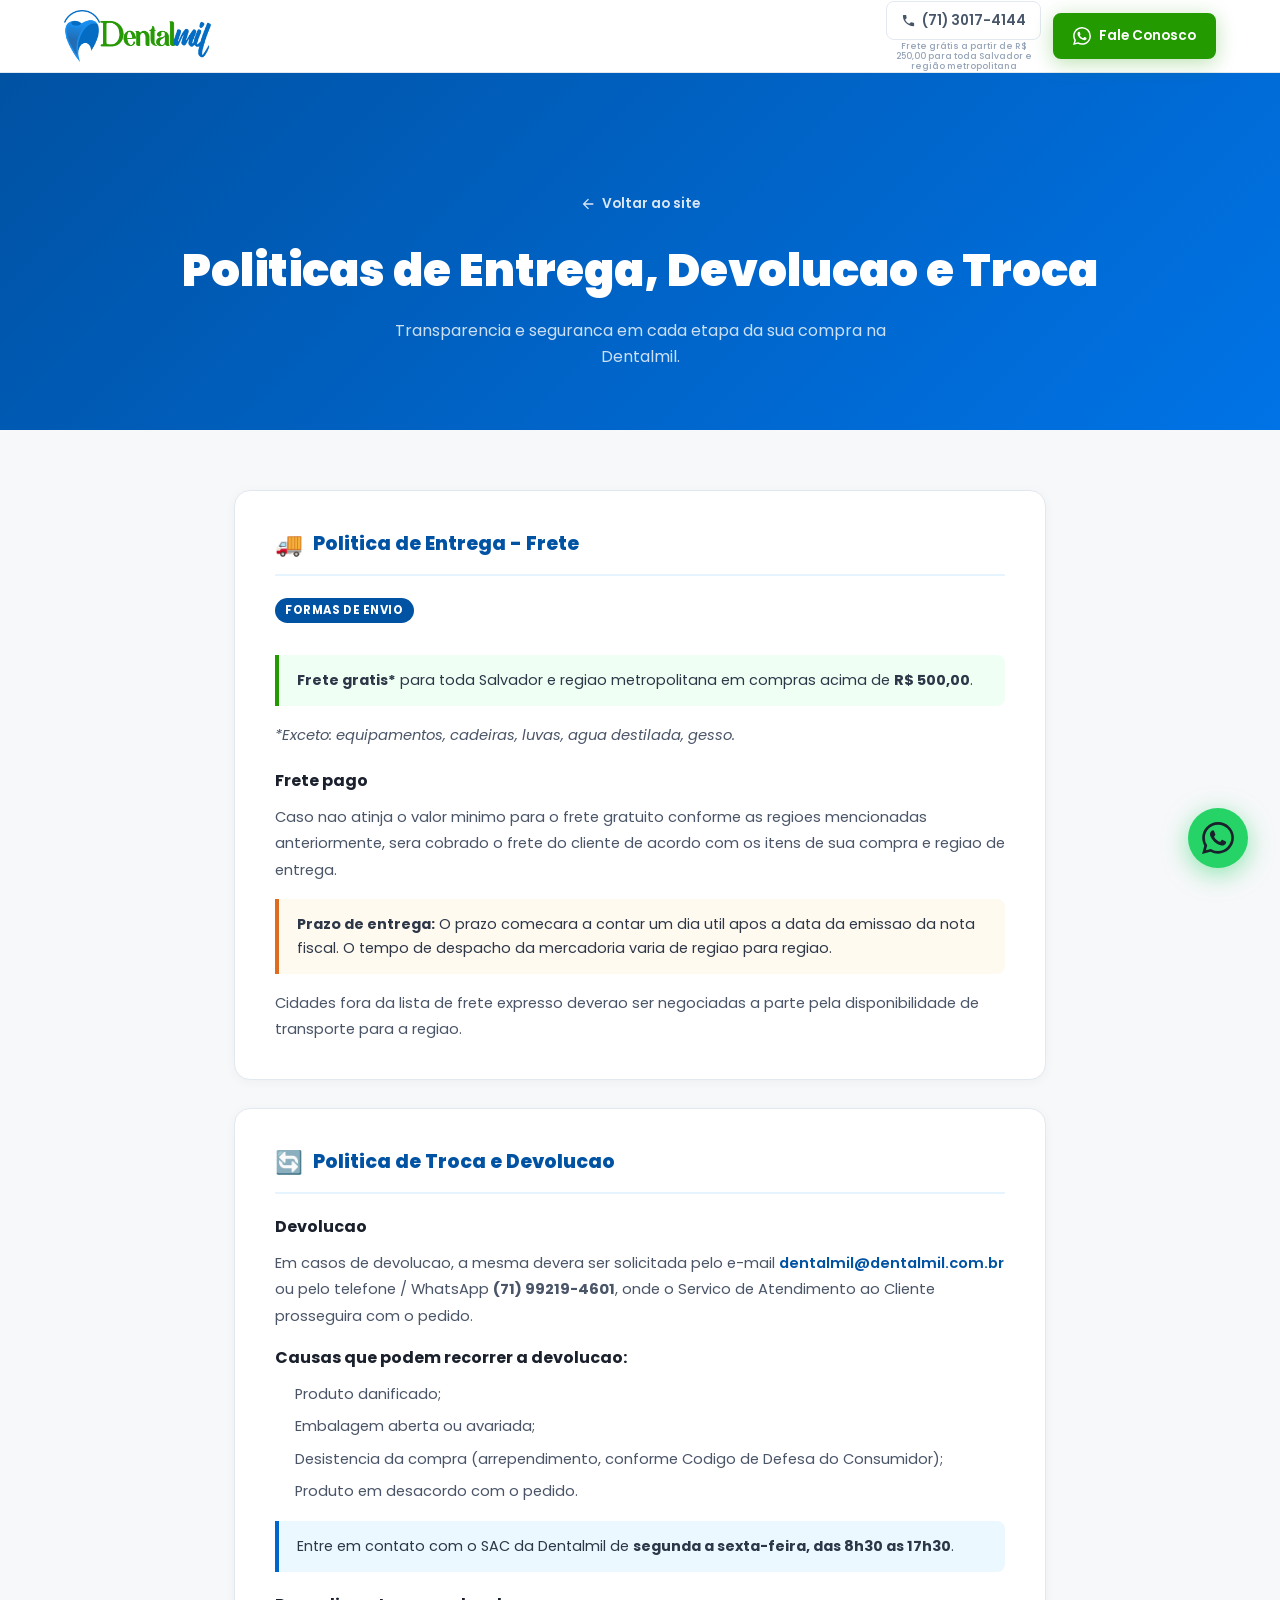
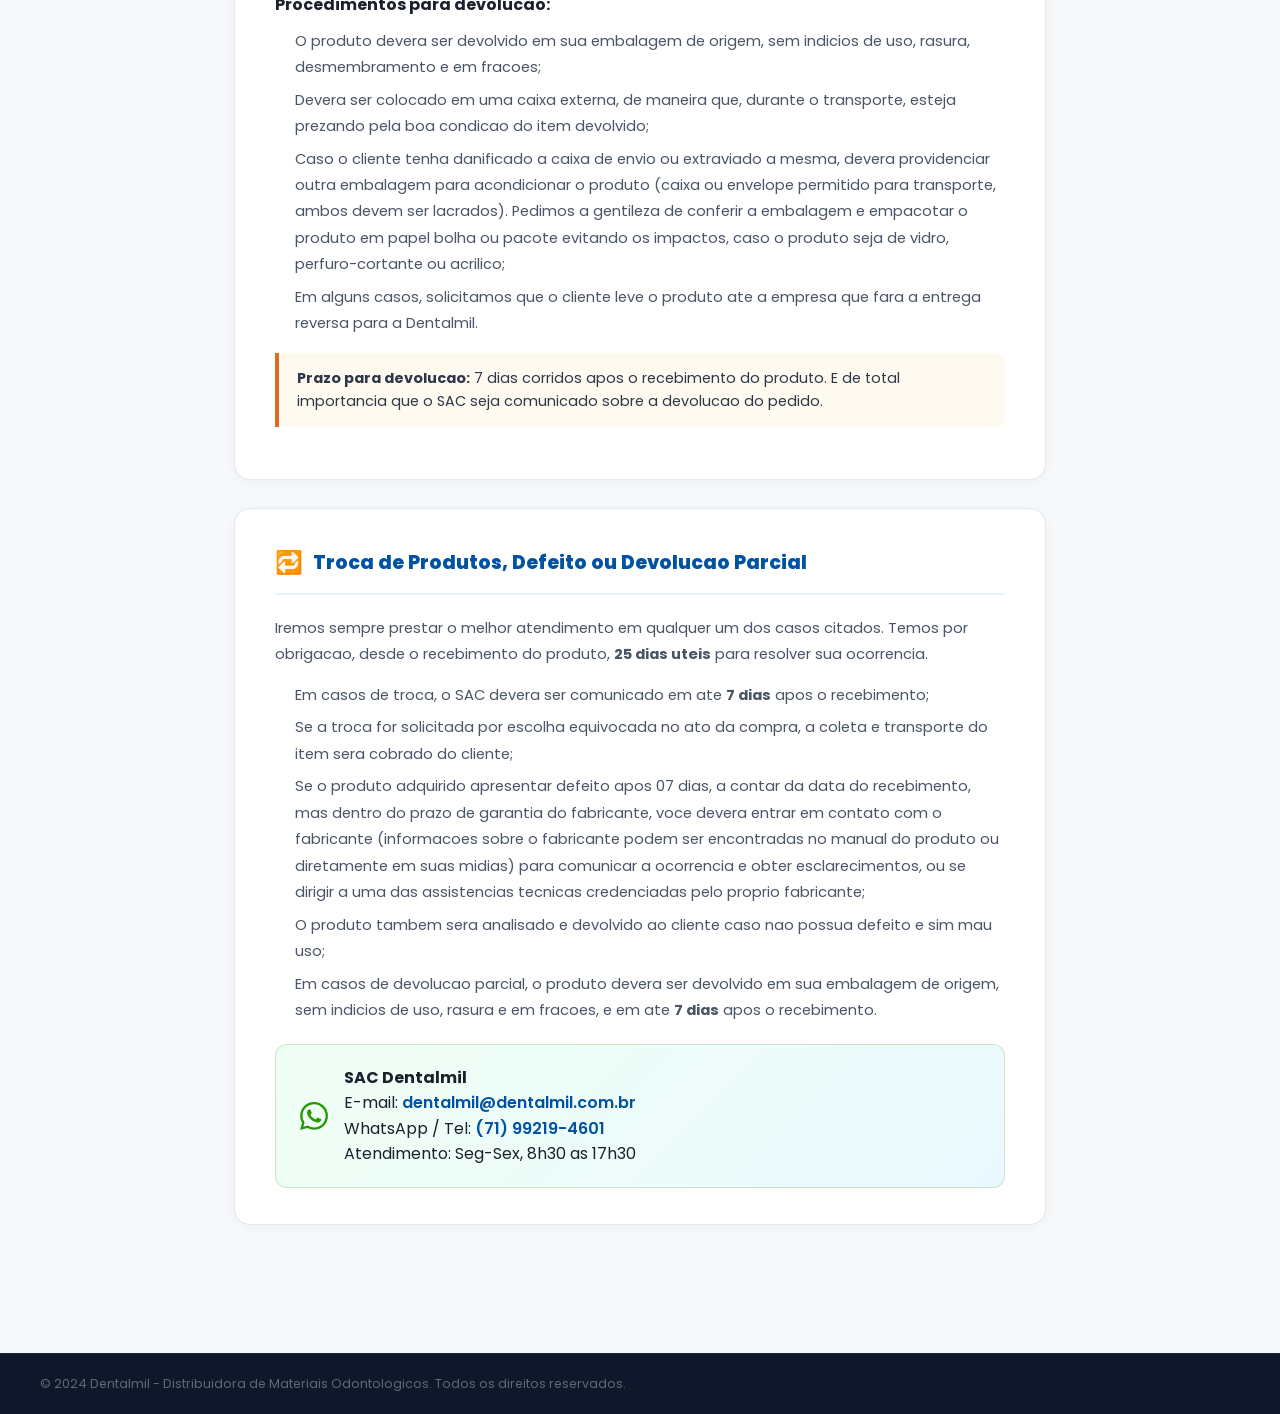
<file: politicas.html>
<!DOCTYPE html>
<html lang="pt-BR">
<head>
  <link rel="icon" type="image/png" href="/images/favicon.png" />
  <meta charset="UTF-8"/>
  <meta name="viewport" content="width=device-width, initial-scale=1.0"/>
  <title>Politicas de Entrega, Devolucao e Troca - Dentalmil</title>
  <meta name="description" content="Confira as politicas de entrega, devolucao e troca da Dentalmil. Atendimento ao cliente e informacoes sobre frete, prazo e procedimentos."/>
  <link rel="preconnect" href="https://fonts.googleapis.com"/>
  <link rel="preconnect" href="https://fonts.gstatic.com" crossorigin/>
  <link href="https://fonts.googleapis.com/css2?family=Poppins:wght@300;400;500;600;700;800&display=swap" rel="stylesheet"/>
  <link rel="stylesheet" href="style.css"/>
  <style>
    body{font-family:'Poppins',sans-serif;background:#F7F8FA;color:#1A202C}
    .policy-hero{background:linear-gradient(135deg,#0052A3 0%,#0066CC 60%,#0073E6 100%);padding:120px 0 60px;text-align:center}
    .policy-hero h1{font-size:clamp(1.8rem,4vw,2.8rem);font-weight:900;color:#fff;margin-bottom:12px}
    .policy-hero p{font-size:1rem;color:rgba(255,255,255,0.8);max-width:500px;margin:0 auto}
    .policy-body{max-width:860px;margin:0 auto;padding:60px 24px 100px}
    .policy-section{background:#fff;border-radius:16px;border:1px solid #E2E8F0;padding:36px 40px;margin-bottom:28px;box-shadow:0 2px 12px rgba(0,0,0,0.04)}
    .policy-section-title{font-size:1.2rem;font-weight:800;color:#0052A3;margin-bottom:20px;padding-bottom:12px;border-bottom:2px solid #E6F4FF;display:flex;align-items:center;gap:10px}
    .policy-section-title .icon{font-size:1.4rem}
    .policy-subtitle{font-size:1rem;font-weight:700;color:#1A202C;margin:20px 0 10px}
    .policy-body p,.policy-body li{font-size:0.92rem;color:#4A5568;line-height:1.8}
    .policy-body ul,.policy-body ol{padding-left:20px;margin:10px 0}
    .policy-body li{margin-bottom:6px}
    .policy-highlight{background:#EBF8FF;border-left:4px solid #0066CC;border-radius:0 8px 8px 0;padding:14px 18px;margin:16px 0;font-size:0.9rem;color:#2D3748}
    .policy-highlight.green{background:#F0FFF4;border-color:#239A00}
    .policy-highlight.orange{background:#FFFAF0;border-color:#DD6B20}
    .policy-tag{display:inline-block;background:#0052A3;color:#fff;font-size:0.72rem;font-weight:700;padding:3px 10px;border-radius:50px;letter-spacing:0.05em;text-transform:uppercase;margin-bottom:16px}
    .policy-contact-box{background:linear-gradient(135deg,#F0FFF4,#EBF8FF);border:1px solid rgba(35,154,0,0.2);border-radius:12px;padding:20px 24px;display:flex;align-items:center;gap:16px;margin-top:20px;flex-wrap:wrap}
    .policy-contact-box a{color:#0052A3;font-weight:600;text-decoration:none}
    .policy-contact-box a:hover{text-decoration:underline}
    .back-link{display:inline-flex;align-items:center;gap:6px;color:rgba(255,255,255,0.85);font-size:0.85rem;font-weight:600;text-decoration:none;margin-bottom:20px;transition:gap 0.2s}
    .back-link:hover{gap:10px;color:#fff}
    @media(max-width:768px){.policy-section{padding:24px 20px}.policy-body{padding:40px 16px 80px}}
  </style>
</head>
<body>
  <header class="header" id="header" style="position:sticky;top:0;z-index:200;">
    <div class="container header-inner" style="display:flex;align-items:center;justify-content:space-between;gap:16px;">
      <a href="index.html" class="logo-link" aria-label="Dentalmil">
        <img src="images/logo_dentalmil.png" alt="Dentalmil" class="logo-img"/>
      </a>
      <div style="display:flex;align-items:center;gap:12px;">
        <div class="header-phone-wrapper" style="display:flex; flex-direction:column; align-items:center; gap:2px;">
          <a href="tel:+557130174144" class="header-phone">
            <svg width="15" height="15" viewBox="0 0 24 24" fill="currentColor"><path d="M6.62 10.79c1.44 2.83 3.76 5.14 6.59 6.59l2.2-2.2c.27-.27.67-.36 1.02-.24 1.12.37 2.33.57 3.57.57.55 0 1 .45 1 1V20c0 .55-.45 1-1 1-9.39 0-17-7.61-17-17 0-.55.45-1 1-1h3.5c.55 0 1 .45 1 1 0 1.25.2 2.45.57 3.57.11.35.03.74-.25 1.02l-2.2 2.2z"/></svg>
            (71) 3017-4144
          </a>
          <span style="font-size: 0.55rem; color: var(--text-light); text-align: center; max-width: 140px; line-height: 1.1; font-weight: 500;">Frete grátis a partir de R$ 250,00 para toda Salvador e região metropolitana</span>
        </div>
        <a href="https://wa.me/5571992194601" target="_blank" rel="noopener" class="btn btn-whatsapp" style="padding:10px 18px;font-size:0.85rem;">
          <svg class="icon-whatsapp" viewBox="0 0 24 24" fill="currentColor" width="16" height="16"><path d="M17.472 14.382c-.297-.149-1.758-.867-2.03-.967-.273-.099-.471-.148-.67.15-.197.297-.767.966-.94 1.164-.173.199-.347.223-.644.075-.297-.15-1.255-.463-2.39-1.475-.883-.788-1.48-1.761-1.653-2.059-.173-.297-.018-.458.13-.606.134-.133.298-.347.446-.52.149-.174.198-.298.298-.497.099-.198.05-.371-.025-.52-.075-.149-.669-1.612-.916-2.207-.242-.579-.487-.5-.669-.51-.173-.008-.371-.01-.57-.01-.198 0-.52.074-.792.372-.272.297-1.04 1.016-1.04 2.479 0 1.462 1.065 2.875 1.213 3.074.149.198 2.096 3.2 5.077 4.487.709.306 1.262.489 1.694.625.712.227 1.36.195 1.871.118.571-.085 1.758-.719 2.006-1.413.248-.694.248-1.289.173-1.413-.074-.124-.272-.198-.57-.347m-5.421 7.403h-.004a9.87 9.87 0 01-5.031-1.378l-.361-.214-3.741.982.998-3.648-.235-.374a9.86 9.86 0 01-1.51-5.26c.001-5.45 4.436-9.884 9.888-9.884 2.64 0 5.122 1.03 6.988 2.898a9.825 9.825 0 012.893 6.994c-.003 5.45-4.437 9.884-9.885 9.884m8.413-18.297A11.815 11.815 0 0012.05 0C5.495 0 .16 5.335.157 11.892c0 2.096.547 4.142 1.588 5.945L.057 24l6.305-1.654a11.882 11.882 0 005.683 1.448h.005c6.554 0 11.89-5.335 11.893-11.893a11.821 11.821 0 00-3.48-8.413z"/></svg>
          Fale Conosco
        </a>
      </div>
    </div>
  </header>

  <section class="policy-hero">
    <div class="container">
      <a href="index.html" class="back-link">
        <svg width="16" height="16" viewBox="0 0 24 24" fill="currentColor"><path d="M20 11H7.83l5.59-5.59L12 4l-8 8 8 8 1.41-1.41L7.83 13H20v-2z"/></svg>
        Voltar ao site
      </a>
      <h1>Politicas de Entrega, Devolucao e Troca</h1>
      <p>Transparencia e seguranca em cada etapa da sua compra na Dentalmil.</p>
    </div>
  </section>

  <div class="policy-body">

    <!-- ENTREGA -->
    <div class="policy-section">
      <div class="policy-section-title"><span class="icon">&#x1F69A;</span> Politica de Entrega - Frete</div>
      <span class="policy-tag">Formas de Envio</span>

      <div class="policy-highlight green">
        <strong>Frete gratis*</strong> para toda Salvador e regiao metropolitana em compras acima de <strong>R$ 500,00</strong>.
      </div>
      <p><em>*Exceto: equipamentos, cadeiras, luvas, agua destilada, gesso.</em></p>

      <div class="policy-subtitle">Frete pago</div>
      <p>Caso nao atinja o valor minimo para o frete gratuito conforme as regioes mencionadas anteriormente, sera cobrado o frete do cliente de acordo com os itens de sua compra e regiao de entrega.</p>

      <div class="policy-highlight orange" style="margin-top:16px;">
        <strong>Prazo de entrega:</strong> O prazo comecara a contar um dia util apos a data da emissao da nota fiscal. O tempo de despacho da mercadoria varia de regiao para regiao.
      </div>
      <p style="margin-top:12px;">Cidades fora da lista de frete expresso deverao ser negociadas a parte pela disponibilidade de transporte para a regiao.</p>
    </div>

    <!-- DEVOLUCAO -->
    <div class="policy-section">
      <div class="policy-section-title"><span class="icon">&#x1F504;</span> Politica de Troca e Devolucao</div>

      <div class="policy-subtitle">Devolucao</div>
      <p>Em casos de devolucao, a mesma devera ser solicitada pelo e-mail <a href="mailto:dentalmil@dentalmil.com.br" style="color:#0052A3;font-weight:600;">dentalmil@dentalmil.com.br</a> ou pelo telefone / WhatsApp <strong>(71) 99219-4601</strong>, onde o Servico de Atendimento ao Cliente prosseguira com o pedido.</p>

      <div class="policy-subtitle" style="margin-top:16px;">Causas que podem recorrer a devolucao:</div>
      <ul>
        <li>Produto danificado;</li>
        <li>Embalagem aberta ou avariada;</li>
        <li>Desistencia da compra (arrependimento, conforme Codigo de Defesa do Consumidor);</li>
        <li>Produto em desacordo com o pedido.</li>
      </ul>

      <div class="policy-highlight" style="margin-top:16px;">
        Entre em contato com o SAC da Dentalmil de <strong>segunda a sexta-feira, das 8h30 as 17h30</strong>.
      </div>

      <div class="policy-subtitle" style="margin-top:20px;">Procedimentos para devolucao:</div>
      <ul>
        <li>O produto devera ser devolvido em sua embalagem de origem, sem indicios de uso, rasura, desmembramento e em fracoes;</li>
        <li>Devera ser colocado em uma caixa externa, de maneira que, durante o transporte, esteja prezando pela boa condicao do item devolvido;</li>
        <li>Caso o cliente tenha danificado a caixa de envio ou extraviado a mesma, devera providenciar outra embalagem para acondicionar o produto (caixa ou envelope permitido para transporte, ambos devem ser lacrados). Pedimos a gentileza de conferir a embalagem e empacotar o produto em papel bolha ou pacote evitando os impactos, caso o produto seja de vidro, perfuro-cortante ou acrilico;</li>
        <li>Em alguns casos, solicitamos que o cliente leve o produto ate a empresa que fara a entrega reversa para a Dentalmil.</li>
      </ul>

      <div class="policy-highlight orange" style="margin-top:16px;">
        <strong>Prazo para devolucao:</strong> 7 dias corridos apos o recebimento do produto. E de total importancia que o SAC seja comunicado sobre a devolucao do pedido.
      </div>
    </div>

    <!-- TROCA -->
    <div class="policy-section">
      <div class="policy-section-title"><span class="icon">&#x1F501;</span> Troca de Produtos, Defeito ou Devolucao Parcial</div>

      <p>Iremos sempre prestar o melhor atendimento em qualquer um dos casos citados. Temos por obrigacao, desde o recebimento do produto, <strong>25 dias uteis</strong> para resolver sua ocorrencia.</p>

      <ul style="margin-top:14px;">
        <li>Em casos de troca, o SAC devera ser comunicado em ate <strong>7 dias</strong> apos o recebimento;</li>
        <li>Se a troca for solicitada por escolha equivocada no ato da compra, a coleta e transporte do item sera cobrado do cliente;</li>
        <li>Se o produto adquirido apresentar defeito apos 07 dias, a contar da data do recebimento, mas dentro do prazo de garantia do fabricante, voce devera entrar em contato com o fabricante (informacoes sobre o fabricante podem ser encontradas no manual do produto ou diretamente em suas midias) para comunicar a ocorrencia e obter esclarecimentos, ou se dirigir a uma das assistencias tecnicas credenciadas pelo proprio fabricante;</li>
        <li>O produto tambem sera analisado e devolvido ao cliente caso nao possua defeito e sim mau uso;</li>
        <li>Em casos de devolucao parcial, o produto devera ser devolvido em sua embalagem de origem, sem indicios de uso, rasura e em fracoes, e em ate <strong>7 dias</strong> apos o recebimento.</li>
      </ul>

      <div class="policy-contact-box">
        <svg width="28" height="28" viewBox="0 0 24 24" fill="#239A00"><path d="M17.472 14.382c-.297-.149-1.758-.867-2.03-.967-.273-.099-.471-.148-.67.15-.197.297-.767.966-.94 1.164-.173.199-.347.223-.644.075-.297-.15-1.255-.463-2.39-1.475-.883-.788-1.48-1.761-1.653-2.059-.173-.297-.018-.458.13-.606.134-.133.298-.347.446-.52.149-.174.198-.298.298-.497.099-.198.05-.371-.025-.52-.075-.149-.669-1.612-.916-2.207-.242-.579-.487-.5-.669-.51-.173-.008-.371-.01-.57-.01-.198 0-.52.074-.792.372-.272.297-1.04 1.016-1.04 2.479 0 1.462 1.065 2.875 1.213 3.074.149.198 2.096 3.2 5.077 4.487.709.306 1.262.489 1.694.625.712.227 1.36.195 1.871.118.571-.085 1.758-.719 2.006-1.413.248-.694.248-1.289.173-1.413-.074-.124-.272-.198-.57-.347m-5.421 7.403h-.004a9.87 9.87 0 01-5.031-1.378l-.361-.214-3.741.982.998-3.648-.235-.374a9.86 9.86 0 01-1.51-5.26c.001-5.45 4.436-9.884 9.888-9.884 2.64 0 5.122 1.03 6.988 2.898a9.825 9.825 0 012.893 6.994c-.003 5.45-4.437 9.884-9.885 9.884m8.413-18.297A11.815 11.815 0 0012.05 0C5.495 0 .16 5.335.157 11.892c0 2.096.547 4.142 1.588 5.945L.057 24l6.305-1.654a11.882 11.882 0 005.683 1.448h.005c6.554 0 11.89-5.335 11.893-11.893a11.821 11.821 0 00-3.48-8.413z"/></svg>
        <div>
          <strong>SAC Dentalmil</strong><br/>
          <span>E-mail: <a href="mailto:dentalmil@dentalmil.com.br">dentalmil@dentalmil.com.br</a></span><br/>
          <span>WhatsApp / Tel: <a href="https://wa.me/5571992194601" target="_blank">(71) 99219-4601</a></span><br/>
          <span>Atendimento: Seg-Sex, 8h30 as 17h30</span>
        </div>
      </div>
    </div>
  </div>

  <footer class="footer">
    <div class="footer-bottom">
      <div class="container footer-bottom-inner">
        <p>&#169; 2024 Dentalmil - Distribuidora de Materiais Odontologicos. Todos os direitos reservados.</p>
      </div>
    </div>
  </footer>

  <a href="https://wa.me/5571992194601" class="whatsapp-float" target="_blank" rel="noopener" aria-label="WhatsApp">
    <div class="whatsapp-float-pulse"></div><div class="whatsapp-float-pulse-2"></div>
    <svg viewBox="0 0 24 24" fill="currentColor"><path d="M17.472 14.382c-.297-.149-1.758-.867-2.03-.967-.273-.099-.471-.148-.67.15-.197.297-.767.966-.94 1.164-.173.199-.347.223-.644.075-.297-.15-1.255-.463-2.39-1.475-.883-.788-1.48-1.761-1.653-2.059-.173-.297-.018-.458.13-.606.134-.133.298-.347.446-.52.149-.174.198-.298.298-.497.099-.198.05-.371-.025-.52-.075-.149-.669-1.612-.916-2.207-.242-.579-.487-.5-.669-.51-.173-.008-.371-.01-.57-.01-.198 0-.52.074-.792.372-.272.297-1.04 1.016-1.04 2.479 0 1.462 1.065 2.875 1.213 3.074.149.198 2.096 3.2 5.077 4.487.709.306 1.262.489 1.694.625.712.227 1.36.195 1.871.118.571-.085 1.758-.719 2.006-1.413.248-.694.248-1.289.173-1.413-.074-.124-.272-.198-.57-.347m-5.421 7.403h-.004a9.87 9.87 0 01-5.031-1.378l-.361-.214-3.741.982.998-3.648-.235-.374a9.86 9.86 0 01-1.51-5.26c.001-5.45 4.436-9.884 9.888-9.884 2.64 0 5.122 1.03 6.988 2.898a9.825 9.825 0 012.893 6.994c-.003 5.45-4.437 9.884-9.885 9.884m8.413-18.297A11.815 11.815 0 0012.05 0C5.495 0 .16 5.335.157 11.892c0 2.096.547 4.142 1.588 5.945L.057 24l6.305-1.654a11.882 11.882 0 005.683 1.448h.005c6.554 0 11.89-5.335 11.893-11.893a11.821 11.821 0 00-3.48-8.413z"/></svg>
  </a>
</body>
</html>
</file>
<file: style.css>
/* ===== RESET & BASE ===== */
*, *::before, *::after { box-sizing: border-box; margin: 0; padding: 0; }
html { scroll-behavior: smooth; font-size: 16px; overflow-x: hidden; }
body {
  font-family: 'Poppins', sans-serif;
  color: #1E293B;
  background: #FFFFFF;
  overflow-x: hidden;
  line-height: 1.6;
}
img { display: block; width: 100%; object-fit: cover; }
a { text-decoration: none; color: inherit; }
ul { list-style: none; }

/* ===== CSS VARIABLES ===== */
:root {
  --blue: #0066CC;
  --blue-light: #0073E6;
  --blue-dark: #0052A3;
  --green: #239A00;
  --green-light: #2BA600;
  --green-dark: #1A7800;
  --white: #FFFFFF;
  --gray-bg: #F4F8FA;
  --text-dark: #1E293B;
  --text-mid: #475569;
  --text-light: #94A3B8;
  --border: #E2E8F0;
  --shadow-sm: 0 2px 8px rgba(0,0,0,0.06);
  --shadow-md: 0 8px 32px rgba(0,0,0,0.10);
  --shadow-lg: 0 20px 60px rgba(0,0,0,0.14);
  --radius-sm: 8px;
  --radius-md: 16px;
  --radius-lg: 24px;
  --radius-xl: 32px;
  --transition: all 0.3s cubic-bezier(0.4, 0, 0.2, 1);
}

/* ===== CONTAINER ===== */
.container {
  max-width: 1200px;
  margin: 0 auto;
  padding: 0 24px;
}

/* ===== BUTTONS ===== */
.btn {
  display: inline-flex;
  align-items: center;
  gap: 8px;
  font-family: 'Poppins', sans-serif;
  font-weight: 600;
  cursor: pointer;
  border: 2px solid transparent;
  transition: var(--transition);
  text-decoration: none;
  white-space: nowrap;
}
.btn svg { width: 18px; height: 18px; flex-shrink: 0; }
.icon-whatsapp { width: 18px; height: 18px; }

.btn-whatsapp {
  background: var(--green);
  color: var(--white);
  border-color: var(--green);
  padding: 12px 24px;
  border-radius: var(--radius-sm);
  font-size: 0.9rem;
  box-shadow: 0 4px 20px rgba(35,154,0,0.30);
}
.btn-whatsapp:hover {
  background: var(--green-dark);
  border-color: var(--green-dark);
  transform: translateY(-2px);
  box-shadow: 0 8px 30px rgba(35,154,0,0.40);
}

.btn-primary {
  background: var(--blue);
  color: var(--white);
  border-color: var(--blue);
  padding: 12px 24px;
  border-radius: var(--radius-sm);
  font-size: 0.9rem;
  box-shadow: 0 4px 20px rgba(0,102,204,0.25);
}
.btn-primary:hover {
  background: var(--blue-dark);
  border-color: var(--blue-dark);
  transform: translateY(-2px);
  box-shadow: 0 8px 30px rgba(0,102,204,0.35);
}

.btn-outline-green {
  background: transparent;
  color: var(--green);
  border-color: var(--green);
  padding: 10px 20px;
  border-radius: var(--radius-sm);
  font-size: 0.875rem;
}
.btn-outline-green:hover {
  background: var(--green);
  color: var(--white);
  transform: translateY(-1px);
}

.btn-pill { border-radius: 50px; }
.btn-sm { padding: 8px 16px; font-size: 0.8rem; }
.btn-sm svg { width: 14px; height: 14px; }
.btn-lg { padding: 15px 32px; font-size: 1rem; border-radius: 12px; }
.btn-xl { padding: 18px 44px; font-size: 1.1rem; border-radius: 14px; }
.btn-block { width: 100%; justify-content: center; margin-top: 32px; }

/* ===== HEADER ===== */
.header {
  position: fixed;
  top: 0; left: 0; right: 0;
  z-index: 1000;
  background: rgba(255,255,255,0.95);
  backdrop-filter: blur(12px);
  -webkit-backdrop-filter: blur(12px);
  border-bottom: 1px solid var(--border);
  transition: var(--transition);
}
.header.scrolled {
  box-shadow: var(--shadow-md);
}
.header-inner {
  display: flex;
  align-items: center;
  justify-content: space-between;
  gap: 24px;
  height: 72px;
}

/* Logo */
.logo {
  display: flex;
  align-items: center;
  gap: 12px;
  flex-shrink: 0;
}
.logo-mark { flex-shrink: 0; }
.logo-text { display: flex; flex-direction: column; line-height: 1.2; }
.logo-name { font-size: 1.3rem; font-weight: 400; color: var(--text-dark); }
.logo-name strong { font-weight: 800; color: var(--blue); }
.logo-tagline { font-size: 0.65rem; font-weight: 500; color: var(--text-mid); text-transform: uppercase; letter-spacing: 0.05em; }

/* Nav */
.nav-list { display: flex; align-items: center; gap: 4px; }
.nav-link {
  display: block;
  padding: 8px 16px;
  font-size: 0.9rem;
  font-weight: 500;
  color: var(--text-mid);
  border-radius: 8px;
  transition: var(--transition);
}
.nav-link:hover { color: var(--blue); background: rgba(0,102,204,0.06); }

/* Ofertas da Loja highlight */
.nav-link-offers {
  color: var(--green-dark) !important;
  background: rgba(35,154,0,0.08);
  border: 1px solid rgba(35,154,0,0.2);
  font-weight: 600 !important;
  position: relative;
}
.nav-link-offers:hover {
  background: rgba(35,154,0,0.16) !important;
  color: var(--green-dark) !important;
  transform: translateY(-1px);
  box-shadow: 0 4px 16px rgba(35,154,0,0.18);
}
.mobile-nav-link-offers {
  color: var(--green-dark) !important;
  background: rgba(35,154,0,0.08);
  font-weight: 600 !important;
  border-left: 3px solid var(--green);
}

/* Header CTA */
.header-cta { font-size: 0.85rem; padding: 10px 20px; }
.header-cta svg { width: 16px; height: 16px; }

/* Hamburger */
.hamburger {
  display: none;
  flex-direction: column;
  gap: 5px;
  background: none;
  border: none;
  cursor: pointer;
  padding: 4px;
}
.hamburger span {
  display: block;
  width: 24px;
  height: 2px;
  background: var(--text-dark);
  border-radius: 2px;
  transition: var(--transition);
}
.hamburger.open span:nth-child(1) { transform: rotate(45deg) translate(5px, 5px); }
.hamburger.open span:nth-child(2) { opacity: 0; }
.hamburger.open span:nth-child(3) { transform: rotate(-45deg) translate(5px, -5px); }

/* Mobile Nav */
.mobile-nav {
  max-height: 0;
  overflow: hidden;
  background: var(--white);
  border-top: 1px solid var(--border);
  transition: max-height 0.35s ease;
}
.mobile-nav.open { max-height: 400px; }
.mobile-nav-list { padding: 16px 24px 24px; display: flex; flex-direction: column; gap: 8px; }
.mobile-nav-link {
  display: block;
  padding: 10px 16px;
  font-size: 1rem;
  font-weight: 500;
  color: var(--text-mid);
  border-radius: 8px;
}
.mobile-nav-link:hover { color: var(--blue); background: rgba(0,102,204,0.06); }
.mobile-cta { margin-top: 8px; justify-content: center; }

/* ===== HERO ===== */
.hero {
  position: relative;
  min-height: 100vh;
  background: linear-gradient(135deg, #EFF6FF 0%, #F0FDF4 50%, #FFFFFF 100%);
  padding: 120px 0 80px;
  overflow: hidden;
  display: flex;
  flex-direction: column;
}

/* Hero background shapes */
.hero-bg-shapes { position: absolute; inset: 0; overflow: hidden; pointer-events: none; }
.shape {
  position: absolute;
  border-radius: 50%;
  opacity: 0.07;
}
.shape-1 {
  width: 700px; height: 700px;
  background: var(--blue);
  top: -200px; right: -200px;
  animation: float 8s ease-in-out infinite;
}
.shape-2 {
  width: 400px; height: 400px;
  background: var(--green);
  bottom: -100px; left: -100px;
  animation: float 10s ease-in-out infinite reverse;
}
.shape-3 {
  width: 200px; height: 200px;
  background: var(--blue-light);
  top: 40%; left: 40%;
  animation: float 6s ease-in-out infinite;
}
@keyframes float {
  0%, 100% { transform: translateY(0) rotate(0deg); }
  50% { transform: translateY(-30px) rotate(10deg); }
}

.hero-inner {
  display: grid;
  grid-template-columns: 1fr 1fr;
  gap: 60px;
  align-items: center;
  flex: 1;
}

/* Hero Content */
.hero-content { z-index: 1; }
.hero-badges { display: flex; gap: 12px; margin-bottom: 24px; flex-wrap: wrap; }
.badge {
  display: inline-flex;
  align-items: center;
  gap: 6px;
  padding: 6px 14px;
  border-radius: 50px;
  font-size: 0.78rem;
  font-weight: 600;
}
.badge-clinic { background: rgba(0,102,204,0.1); color: var(--blue); border: 1px solid rgba(0,102,204,0.2); }
.badge-student { background: rgba(35,154,0,0.1); color: var(--green); border: 1px solid rgba(35,154,0,0.2); }

.hero-title {
  font-size: clamp(2rem, 4vw, 3rem);
  font-weight: 800;
  line-height: 1.2;
  color: var(--text-dark);
  margin-bottom: 20px;
}
.highlight-blue { color: var(--blue); position: relative; }
.highlight-green { color: var(--green); }

.hero-subtitle {
  font-size: 1.05rem;
  color: var(--text-mid);
  line-height: 1.7;
  margin-bottom: 32px;
  max-width: 520px;
}

.hero-stats {
  display: flex;
  align-items: center;
  gap: 24px;
  margin-bottom: 36px;
  padding: 20px 24px;
  background: var(--white);
  border-radius: 16px;
  box-shadow: var(--shadow-sm);
  border: 1px solid var(--border);
  width: fit-content;
  max-width: 100%;
}
.stat { text-align: center; }
.stat strong { display: block; font-size: 1.5rem; font-weight: 800; color: var(--blue); }
.stat span { font-size: 0.75rem; color: var(--text-mid); font-weight: 500; }
.stat-divider { width: 1px; height: 40px; background: var(--border); }

.hero-ctas { display: flex; gap: 16px; flex-wrap: wrap; }

/* Hero Visual */
.hero-visual { position: relative; z-index: 1; }
.hero-image-wrapper { position: relative; border-radius: var(--radius-lg); overflow: hidden; }
.hero-image { height: 480px; border-radius: var(--radius-lg); box-shadow: var(--shadow-lg); transition: var(--transition); }
.hero-image:hover { transform: scale(1.01); }

.hero-image-badge {
  position: absolute;
  top: 24px; left: -24px;
  display: flex;
  align-items: center;
  gap: 12px;
  padding: 14px 18px;
  background: var(--white);
  border-radius: 14px;
  box-shadow: var(--shadow-md);
  animation: badge-float 4s ease-in-out infinite;
  z-index: 2;
}
.hero-image-badge--bottom {
  top: auto;
  bottom: 24px;
  left: auto;
  right: -24px;
  animation-delay: 2s;
}
@keyframes badge-float {
  0%, 100% { transform: translateY(0); }
  50% { transform: translateY(-6px); }
}
.hero-image-badge strong { display: block; font-size: 0.82rem; font-weight: 700; color: var(--text-dark); }
.hero-image-badge span { font-size: 0.72rem; color: var(--text-mid); }

/* Scroll indicator */
.scroll-indicator {
  position: absolute;
  bottom: 32px;
  left: 50%;
  transform: translateX(-50%);
  animation: fade-in-up 1s ease 1s both;
}
.scroll-mouse {
  width: 24px; height: 38px;
  border: 2px solid var(--text-light);
  border-radius: 12px;
  display: flex;
  justify-content: center;
  padding-top: 6px;
}
.scroll-wheel {
  width: 3px; height: 8px;
  background: var(--text-light);
  border-radius: 2px;
  animation: scroll-wheel 2s ease-in-out infinite;
}
@keyframes scroll-wheel {
  0% { transform: translateY(0); opacity: 1; }
  100% { transform: translateY(12px); opacity: 0; }
}

/* ===== SECTION COMMONS ===== */
.section-label {
  display: inline-flex;
  align-items: center;
  gap: 8px;
  padding: 8px 16px;
  background: rgba(0,102,204,0.08);
  color: var(--blue);
  border-radius: 50px;
  font-size: 0.8rem;
  font-weight: 600;
  text-transform: uppercase;
  letter-spacing: 0.05em;
  margin-bottom: 20px;
}
.section-header { text-align: center; max-width: 640px; margin: 0 auto 56px; }
.section-title { font-size: clamp(1.7rem, 3vw, 2.4rem); font-weight: 800; color: var(--text-dark); line-height: 1.25; margin-bottom: 16px; }
.section-subtitle { font-size: 1rem; color: var(--text-mid); line-height: 1.7; }

/* ===== ACADEMIC SECTION ===== */
.section-academic {
  padding: 100px 0;
  background: var(--white);
}
.section-academic .section-label { background: rgba(35,154,0,0.08); color: var(--green); }

.academic-grid {
  display: grid;
  grid-template-columns: 1fr 1fr;
  gap: 72px;
  align-items: start;
}

.academic-content .section-title { text-align: left; }
.academic-content .section-subtitle { text-align: left; max-width: none; margin-bottom: 36px; }

/* Steps */
.steps-container { display: flex; flex-direction: column; gap: 4px; }
.step {
  display: flex;
  gap: 16px;
  align-items: flex-start;
  padding: 20px;
  border-radius: var(--radius-md);
  transition: var(--transition);
  cursor: default;
}
.step:hover { background: var(--gray-bg); }
.step-number {
  font-size: 2rem;
  font-weight: 900;
  color: rgba(35,154,0,0.12);
  line-height: 1;
  min-width: 48px;
  text-align: right;
}
.step-content { display: flex; gap: 14px; align-items: flex-start; }
.step-icon {
  width: 48px; height: 48px;
  background: rgba(35,154,0,0.1);
  color: var(--green);
  border-radius: 12px;
  display: flex;
  align-items: center;
  justify-content: center;
  flex-shrink: 0;
}
.step-content h3 { font-size: 0.95rem; font-weight: 700; color: var(--text-dark); margin-bottom: 4px; }
.step-content p { font-size: 0.85rem; color: var(--text-mid); line-height: 1.6; }

/* Academic image */
.academic-image-wrapper { position: relative; margin-bottom: 24px; }
.academic-image { height: 400px; border-radius: var(--radius-lg); box-shadow: var(--shadow-lg); }
.academic-image-float {
  position: absolute;
  bottom: -16px; right: -16px;
  display: flex;
  align-items: center;
  gap: 12px;
  background: var(--white);
  padding: 14px 18px;
  border-radius: 14px;
  box-shadow: var(--shadow-md);
  animation: badge-float 5s ease-in-out infinite;
}
.float-icon { font-size: 2rem; }
.academic-image-float strong { display: block; font-size: 0.82rem; font-weight: 700; }
.academic-image-float span { font-size: 0.72rem; color: var(--text-mid); }

/* Testimonial */
.academic-testimonial {
  background: linear-gradient(135deg, var(--gray-bg), #EFF6FF);
  border-radius: var(--radius-md);
  padding: 24px;
  border: 1px solid var(--border);
  position: relative;
}
.testimonial-stars { color: #F59E0B; font-size: 1.1rem; letter-spacing: 2px; margin-bottom: 10px; }
.academic-testimonial p { font-size: 0.9rem; color: var(--text-mid); font-style: italic; line-height: 1.6; margin-bottom: 16px; }
.testimonial-author { display: flex; align-items: center; gap: 12px; }
.author-avatar {
  width: 40px; height: 40px;
  background: var(--blue);
  color: white;
  font-weight: 700;
  font-size: 0.85rem;
  border-radius: 50%;
  display: flex;
  align-items: center;
  justify-content: center;
  flex-shrink: 0;
}
.testimonial-author strong { display: block; font-size: 0.85rem; color: var(--text-dark); }
.testimonial-author span { font-size: 0.75rem; color: var(--text-mid); }

/* ===== CLINICS SECTION ===== */
.section-clinics {
  padding: 100px 0;
  background: var(--gray-bg);
}
.section-clinics .section-header { text-align: center; }
.section-clinics .section-label { display: flex; width: fit-content; margin: 0 auto 20px; }

.clinics-cards {
  display: grid;
  grid-template-columns: repeat(3, 1fr);
  gap: 24px;
  margin-bottom: 48px;
}
.clinic-card {
  background: var(--white);
  border-radius: var(--radius-md);
  padding: 32px 28px;
  border: 1px solid var(--border);
  transition: var(--transition);
  position: relative;
}
.clinic-card:hover { transform: translateY(-6px); box-shadow: var(--shadow-md); }
.clinic-card--featured {
  background: linear-gradient(145deg, var(--blue), var(--blue-light));
  color: var(--white);
  border-color: transparent;
  box-shadow: var(--shadow-md);
}
.clinic-card--featured h3,
.clinic-card--featured p { color: rgba(255,255,255,0.95); }
.clinic-card--featured .clinic-card-features li { color: rgba(255,255,255,0.85); }
.clinic-card--featured .check-icon { color: #7DD3FC; }
.clinic-card-badge {
  position: absolute;
  top: -12px; left: 50%; transform: translateX(-50%);
  background: var(--green);
  color: white;
  font-size: 0.72rem;
  font-weight: 700;
  padding: 4px 16px;
  border-radius: 50px;
  white-space: nowrap;
}
.clinic-card-icon {
  width: 64px; height: 64px;
  border-radius: 16px;
  display: flex;
  align-items: center;
  justify-content: center;
  margin-bottom: 20px;
}
.clinic-card-icon--blue { background: rgba(0,102,204,0.1); color: var(--blue); }
.clinic-card-icon--white { background: rgba(255,255,255,0.2); color: var(--white); }
.clinic-card-icon--green { background: rgba(35,154,0,0.1); color: var(--green); }
.clinic-card h3 { font-size: 1.1rem; font-weight: 700; margin-bottom: 10px; color: var(--text-dark); }
.clinic-card p { font-size: 0.88rem; color: var(--text-mid); line-height: 1.6; margin-bottom: 20px; }
.clinic-card-features { display: flex; flex-direction: column; gap: 8px; }
.clinic-card-features li { font-size: 0.82rem; color: var(--text-mid); display: flex; align-items: center; gap: 8px; }
.check-icon { color: var(--green); font-weight: 900; }

.clinics-cta { text-align: center; }
.clinics-cta-note { margin-top: 12px; font-size: 0.82rem; color: var(--text-mid); }

/* ===== PRODUCTS SECTION ===== */
.section-products {
  padding: 100px 0;
  background: var(--white);
}
.section-products .section-label { display: flex; width: fit-content; margin: 0 auto 20px; }

.products-grid {
  display: grid;
  grid-template-columns: repeat(3, 1fr);
  gap: 28px;
}
.product-card {
  background: var(--white);
  border-radius: var(--radius-md);
  overflow: hidden;
  border: 1px solid var(--border);
  transition: var(--transition);
  box-shadow: var(--shadow-sm);
}
.product-card:hover { transform: translateY(-6px); box-shadow: var(--shadow-md); }

.product-image-wrapper {
  position: relative;
  overflow: hidden;
  height: 200px;
}
.product-image { height: 200px; transition: transform 0.5s ease; }
.product-card:hover .product-image { transform: scale(1.05); }

.product-overlay {
  position: absolute;
  inset: 0;
  background: linear-gradient(to top, rgba(0,0,0,0.7) 0%, transparent 60%);
  display: flex;
  align-items: flex-end;
  padding: 16px;
  opacity: 0;
  transition: var(--transition);
}
.product-card:hover .product-overlay { opacity: 1; }
.product-overlay-btn { font-size: 0.78rem; padding: 8px 14px; }
.product-overlay-btn svg { width: 14px; height: 14px; }

.product-info { padding: 20px; }
.product-category-tag {
  display: inline-block;
  font-size: 0.7rem;
  font-weight: 700;
  color: var(--blue);
  background: rgba(0,102,204,0.08);
  padding: 3px 10px;
  border-radius: 50px;
  text-transform: uppercase;
  letter-spacing: 0.05em;
  margin-bottom: 8px;
}
.product-name { font-size: 1rem; font-weight: 700; color: var(--text-dark); margin-bottom: 8px; }
.product-desc { font-size: 0.82rem; color: var(--text-mid); line-height: 1.5; margin-bottom: 16px; }
.product-cta { width: 100%; justify-content: center; font-size: 0.8rem; padding: 10px 16px; }
.product-cta svg { width: 14px; height: 14px; }

/* ===== CTA FINAL ===== */
.section-cta-final {
  position: relative;
  padding: 100px 0;
  background: var(--blue);
  overflow: hidden;
}
.cta-final-bg { position: absolute; inset: 0; pointer-events: none; }
.cta-bg-blob {
  position: absolute;
  border-radius: 50%;
  opacity: 0.1;
  background: white;
}
.cta-bg-blob-1 { width: 600px; height: 600px; top: -200px; right: -100px; }
.cta-bg-blob-2 { width: 400px; height: 400px; bottom: -200px; left: -100px; }

.cta-final-inner {
  position: relative;
  text-align: center;
  max-width: 700px;
  margin: 0 auto;
}
.cta-final-label {
  display: inline-block;
  background: rgba(255,255,255,0.15);
  color: rgba(255,255,255,0.9);
  font-size: 0.78rem;
  font-weight: 700;
  text-transform: uppercase;
  letter-spacing: 0.1em;
  padding: 6px 18px;
  border-radius: 50px;
  margin-bottom: 20px;
}
.cta-final-title { font-size: clamp(1.8rem, 4vw, 2.8rem); font-weight: 800; color: var(--white); margin-bottom: 16px; line-height: 1.2; }
.cta-final-subtitle { font-size: 1rem; color: rgba(255,255,255,0.8); line-height: 1.7; margin-bottom: 40px; }
.cta-final-btn {
  margin: 0 auto;
  font-size: 1.05rem;
  padding: 18px 40px;
  box-shadow: 0 8px 30px rgba(0,0,0,0.2);
}
.cta-final-note {
  margin-top: 20px;
  font-size: 0.82rem;
  color: rgba(255,255,255,0.7);
  display: flex;
  align-items: center;
  justify-content: center;
  gap: 6px;
}

/* ===== FOOTER ===== */
.footer {
  background: #0F172A;
  color: rgba(255,255,255,0.75);
}
.footer-inner {
  display: grid;
  grid-template-columns: 2fr 1fr 1.5fr;
  gap: 48px;
  padding: 64px 0 48px;
}
.footer-brand .logo-name { color: var(--white); }
.footer-brand .logo-tagline { color: rgba(255,255,255,0.5); }
.footer-brand-desc { font-size: 0.85rem; color: rgba(255,255,255,0.55); line-height: 1.7; margin-top: 16px; max-width: 300px; }

.footer-links { display: flex; gap: 48px; }
.footer-col h4 { font-size: 0.85rem; font-weight: 700; color: var(--white); text-transform: uppercase; letter-spacing: 0.05em; margin-bottom: 16px; }
.footer-col ul { display: flex; flex-direction: column; gap: 10px; }
.footer-col a { font-size: 0.85rem; color: rgba(255,255,255,0.55); transition: color 0.2s; }
.footer-col a:hover { color: var(--white); }

.footer-contact h4 { font-size: 0.85rem; font-weight: 700; color: var(--white); text-transform: uppercase; letter-spacing: 0.05em; margin-bottom: 16px; }
.footer-whatsapp-btn {
  display: inline-flex;
  align-items: center;
  gap: 10px;
  padding: 12px 20px;
  background: var(--green);
  color: white;
  border-radius: 10px;
  font-size: 0.88rem;
  font-weight: 600;
  transition: var(--transition);
  margin-bottom: 16px;
}
.footer-whatsapp-btn svg { width: 20px; height: 20px; }
.footer-whatsapp-btn:hover { background: var(--green-dark); transform: translateY(-2px); }
.footer-hours { font-size: 0.78rem; color: rgba(255,255,255,0.45); display: flex; align-items: center; gap: 6px; }
.footer-hours svg { flex-shrink: 0; opacity: 0.6; }

.footer-bottom { border-top: 1px solid rgba(255,255,255,0.08); }
.footer-bottom-inner {
  display: flex;
  justify-content: space-between;
  align-items: center;
  padding: 20px 0;
  gap: 16px;
  flex-wrap: wrap;
}
.footer-bottom p { font-size: 0.78rem; color: rgba(255,255,255,0.35); }

/* ===== WHATSAPP FLOATING BUTTON ===== */
.whatsapp-float {
  position: fixed;
  bottom: 32px; right: 32px;
  z-index: 999;
  width: 60px; height: 60px;
  background: #25D366;
  border-radius: 50%;
  display: flex;
  align-items: center;
  justify-content: center;
  box-shadow: 0 6px 24px rgba(37,211,102,0.5);
  transition: var(--transition);
}
.whatsapp-float svg { width: 32px; height: 32px; }
.whatsapp-float:hover { transform: scale(1.12); box-shadow: 0 10px 36px rgba(37,211,102,0.6); }
.whatsapp-float:hover .whatsapp-float-tooltip { opacity: 1; transform: translateX(0); }

/* Pulse rings */
.whatsapp-float-pulse {
  position: absolute;
  width: 60px; height: 60px;
  border-radius: 50%;
  background: #25D366;
  opacity: 0;
  animation: pulse-ring 3s ease-out infinite;
}
.whatsapp-float-pulse-2 { animation-delay: 1.5s; }
@keyframes pulse-ring {
  0% { transform: scale(1); opacity: 0.6; }
  100% { transform: scale(2.2); opacity: 0; }
}

/* Tooltip */
.whatsapp-float-tooltip {
  position: absolute;
  right: 72px;
  background: #0F172A;
  color: white;
  font-size: 0.8rem;
  font-weight: 600;
  padding: 8px 14px;
  border-radius: 8px;
  white-space: nowrap;
  opacity: 0;
  transform: translateX(8px);
  transition: var(--transition);
  pointer-events: none;
}
.whatsapp-float-tooltip::after {
  content: '';
  position: absolute;
  left: 100%;
  top: 50%; transform: translateY(-50%);
  border: 6px solid transparent;
  border-left-color: #0F172A;
}

/* ===== SCROLL ANIMATIONS ===== */
[data-animate] {
  opacity: 0;
  transition: opacity 0.7s ease, transform 0.7s ease;
}
[data-animate="fade-up"] { transform: translateY(40px); }
[data-animate="fade-left"] { transform: translateX(40px); }
[data-animate="fade-right"] { transform: translateX(-40px); }
[data-animate].visible { opacity: 1; transform: none; }

@keyframes fade-in-up {
  from { opacity: 0; transform: translateY(20px); }
  to { opacity: 1; transform: none; }
}

/* ===== RESPONSIVE ===== */
@media (max-width: 1024px) {
  .hero-inner { gap: 40px; }
  .hero-image { height: 400px; }
  .academic-grid { gap: 48px; }
  .footer-inner { grid-template-columns: 1fr 1fr; gap: 40px; }
  .footer-brand { grid-column: 1 / -1; }
}

@media (max-width: 768px) {
  /* Header */
  .nav { display: none; }
  .header-cta { display: none; }
  .hamburger { display: flex; }
  
  /* Hero */
  .hero { padding: 100px 0 60px; }
  .hero-inner { grid-template-columns: 1fr; gap: 48px; }
  .hero-visual { order: -1; }
  .hero-image { height: 260px; }
  .hero-image-wrapper { overflow: visible; }
  .hero-image-badge { left: 4px; top: 12px; padding: 6px 10px; gap: 6px; width: auto; max-width: 48%; height: auto; transform: scale(0.75) !important; transform-origin: top left !important; justify-content: flex-start; }
  .hero-image-badge div { display: block; overflow-wrap: break-word; }
  .hero-image-badge div strong { font-size: 0.75rem; display: block; }
  .hero-image-badge div span { display: block; font-size: 0.65rem; }
  .hero-image-badge svg { width: 16px; height: 16px; }
  .hero-image-badge--bottom { right: 4px; bottom: 12px; left: auto; transform-origin: bottom right !important; }
  .hero-stats { gap: 12px; padding: 14px 16px; width: 100%; }
  .hero-ctas { flex-direction: column; }
  .hero-ctas .btn { justify-content: center; width: 100%; }
  
  /* Academic */
  .academic-grid { grid-template-columns: 1fr; gap: 48px; }
  .academic-image-side { order: -1; }
  
  /* Clinics */
  .clinics-cards { grid-template-columns: 1fr; }
  
  /* Products */
  .products-grid { grid-template-columns: repeat(2, 1fr); gap: 20px; }
  
  /* Footer */
  .footer-inner { grid-template-columns: 1fr; gap: 32px; }
  .footer-links { flex-direction: column; gap: 28px; }
  .footer-bottom-inner { flex-direction: column; text-align: center; }
  
  /* Location */
  .location-body { grid-template-columns: 1fr; gap: 24px; padding-top: 32px; }
  .location-hero-inner { flex-direction: column; align-items: flex-start; gap: 24px; }
  .location-dist-cards { width: 100%; overflow-x: auto; padding-bottom: 8px; }
  .dist-card { flex: 1; min-width: 150px; }
  
  /* Maps Mobile Fix */
  .location-map-wrapper { height: 350px; }
  .location-photo-main img { height: 220px; }
  
  /* Float button */
  .whatsapp-float { bottom: 20px; right: 20px; width: 54px; height: 54px; }
  .whatsapp-float svg { width: 28px; height: 28px; }
  .whatsapp-float-pulse, .whatsapp-float-pulse-2 { width: 54px; height: 54px; }
}

@media (max-width: 480px) {
  .hero-title { font-size: 1.75rem; }
  .hero-stats { flex-wrap: wrap; justify-content: center; gap: 8px; padding: 12px; }
  .stat-divider { display: none; }
  .stat strong { font-size: 1.2rem; }
  .products-grid { grid-template-columns: 1fr; }
  .section-title { font-size: 1.6rem; }
  .btn-xl { padding: 14px 28px; font-size: 1rem; }
  .hero-image-badge { font-size: 0.72rem; }
  .hero-image-badge strong { font-size: 0.75rem; }
  .container { padding: 0 16px; }
  .location-map-wrapper { height: 260px; }
  .location-photo-main img { height: 180px; }
}

/* ===== LOGO REAL ===== */
.logo-img {
  height: 52px;
  width: auto;
  object-fit: contain;
  display: block;
}
.footer-logo-img {
  height: 48px;
  width: auto;
  object-fit: contain;
  display: block;
  filter: brightness(0) invert(1);
  opacity: 0.85;
  margin-bottom: 16px;
}

/* ===== HEADER PHONE ===== */
.header-phone {
  display: flex;
  align-items: center;
  gap: 6px;
  font-size: 0.85rem;
  font-weight: 600;
  color: var(--text-mid);
  padding: 8px 14px;
  border-radius: 8px;
  border: 1px solid var(--border);
  transition: var(--transition);
  white-space: nowrap;
}
.header-phone:hover { color: var(--blue); border-color: var(--blue); background: rgba(0,102,204,0.05); }
.header-phone svg { flex-shrink: 0; }

/* ===== FOOTER PHONE BUTTON ===== */
.footer-phone-btn {
  display: inline-flex;
  align-items: center;
  gap: 10px;
  padding: 12px 20px;
  background: rgba(255,255,255,0.1);
  color: white;
  border-radius: 10px;
  font-size: 0.9rem;
  font-weight: 600;
  transition: var(--transition);
  margin-bottom: 12px;
  border: 1px solid rgba(255,255,255,0.2);
}
.footer-phone-btn:hover { background: rgba(255,255,255,0.18); }

/* ===== FOOTER ADDRESS ===== */
.footer-address {
  display: flex;
  align-items: flex-start;
  gap: 8px;
  font-size: 0.78rem;
  color: rgba(255,255,255,0.5);
  line-height: 1.5;
  margin-top: 8px;
}
.footer-address svg { flex-shrink: 0; margin-top: 2px; opacity: 0.7; }

/* ===== UNIME/FTC PROXIMITY BADGE in Academic Section ===== */
.proximity-badge {
  display: inline-flex;
  align-items: center;
  gap: 8px;
  background: linear-gradient(135deg, rgba(35,154,0,0.12), rgba(0,102,204,0.08));
  border: 1px solid rgba(35,154,0,0.25);
  color: var(--text-dark);
  padding: 10px 18px;
  border-radius: 50px;
  font-size: 0.82rem;
  font-weight: 600;
  margin-bottom: 20px;
}
.proximity-badge .pin-icon { font-size: 1rem; }
.proximity-badge strong { color: var(--green); }

@media (max-width: 768px) {
  .header-phone, .header-phone-wrapper { display: none; }
}

/* ===== SECTION LOCATION ===== */
.section-location {
  background: var(--gray-bg);
  padding-bottom: 100px;
}

/* Hero Bar */
.location-hero-bar {
  background: linear-gradient(135deg, #0052A3 0%, #0073E6 60%, #0A8A1A 100%);
  padding: 60px 0;
  margin-bottom: 0;
}
.location-hero-inner {
  display: flex;
  align-items: center;
  justify-content: space-between;
  gap: 48px;
  flex-wrap: wrap;
}
.location-hero-text { flex: 1; min-width: 280px; }
.location-hero-label {
  display: inline-flex;
  align-items: center;
  gap: 8px;
  background: rgba(255,255,255,0.15);
  color: rgba(255,255,255,0.9);
  font-size: 0.8rem;
  font-weight: 700;
  text-transform: uppercase;
  letter-spacing: 0.08em;
  padding: 6px 16px;
  border-radius: 50px;
  margin-bottom: 16px;
}
.location-hero-title {
  font-size: clamp(1.5rem, 3vw, 2.2rem);
  font-weight: 800;
  color: #fff;
  line-height: 1.25;
  margin-bottom: 12px;
}
.location-hero-sub {
  font-size: 1rem;
  color: rgba(255,255,255,0.8);
  line-height: 1.6;
}

/* Distance Cards */
.location-dist-cards {
  display: flex;
  gap: 16px;
  flex-shrink: 0;
}
.dist-card {
  background: rgba(255,255,255,0.12);
  border: 1px solid rgba(255,255,255,0.25);
  backdrop-filter: blur(8px);
  border-radius: var(--radius-md);
  padding: 20px 24px;
  display: flex;
  align-items: center;
  gap: 14px;
  transition: var(--transition);
  min-width: 180px;
}
.dist-card:hover { background: rgba(255,255,255,0.22); transform: translateY(-3px); }
.dist-card-icon { font-size: 2rem; }
.dist-card-info { display: flex; flex-direction: column; gap: 4px; }
.dist-card-info strong { font-size: 1.1rem; font-weight: 800; color: #fff; }
.dist-card-info span { font-size: 0.75rem; color: rgba(255,255,255,0.7); }
.dist-pill {
  display: inline-block;
  background: rgba(35,154,0,0.8);
  color: #fff;
  font-size: 0.72rem;
  font-weight: 700;
  padding: 3px 10px;
  border-radius: 50px;
  margin-top: 4px;
}

/* Location Body */
.location-body {
  display: grid;
  grid-template-columns: 1fr 1fr;
  gap: 40px;
  padding-top: 56px;
}

/* Photos Column */
.location-photos { display: flex; flex-direction: column; gap: 16px; }

.location-photo-main {
  position: relative;
  border-radius: var(--radius-lg);
  overflow: hidden;
  box-shadow: var(--shadow-lg);
}
.location-photo-main img {
  width: 100%; height: 280px;
  object-fit: cover;
  display: block;
  transition: transform 0.5s ease;
}
.location-photo-main:hover img { transform: scale(1.03); }
.location-photo-caption {
  position: absolute;
  bottom: 0; left: 0; right: 0;
  background: linear-gradient(to top, rgba(0,0,0,0.75) 0%, transparent 100%);
  color: rgba(255,255,255,0.95);
  font-size: 0.78rem;
  font-weight: 500;
  padding: 20px 16px 12px;
  display: flex;
  align-items: center;
  gap: 6px;
}

.location-photo-secondary {
  display: grid;
  grid-template-columns: 1fr;
  gap: 16px;
}
.location-photo-sm {
  position: relative;
  border-radius: var(--radius-md);
  overflow: hidden;
  box-shadow: var(--shadow-md);
}
.location-photo-sm img {
  width: 100%; height: 160px;
  object-fit: cover;
  display: block;
  transition: transform 0.5s ease;
}
.location-photo-sm:hover img { transform: scale(1.04); }
.location-photo-sm-label {
  position: absolute;
  bottom: 0; left: 0; right: 0;
  background: linear-gradient(to top, rgba(0,0,0,0.7) 0%, transparent 100%);
  color: rgba(255,255,255,0.95);
  font-size: 0.72rem;
  font-weight: 600;
  padding: 16px 10px 8px;
}

/* Info Card */
.location-info-card {
  background: #fff;
  border-radius: var(--radius-md);
  padding: 20px;
  border: 1px solid var(--border);
  box-shadow: var(--shadow-sm);
  display: flex;
  flex-direction: column;
  gap: 10px;
}
.loc-info-header {
  display: flex;
  align-items: center;
  gap: 8px;
  font-size: 0.9rem;
  font-weight: 700;
  color: var(--text-dark);
  padding-bottom: 8px;
  border-bottom: 1px solid var(--border);
}
.loc-info-verified {
  display: flex;
  align-items: center;
  gap: 6px;
  font-size: 0.75rem;
  color: var(--text-mid);
}
.loc-info-list {
  display: flex;
  flex-direction: column;
  gap: 8px;
  list-style: none;
  padding: 0;
}
.loc-info-list li {
  display: flex;
  align-items: flex-start;
  gap: 8px;
  font-size: 0.78rem;
  color: var(--text-mid);
  line-height: 1.5;
}
.loc-info-list svg { flex-shrink: 0; margin-top: 2px; color: var(--blue); }
.loc-info-list a { color: var(--blue); font-weight: 600; }
.loc-open { color: var(--green); font-weight: 700; }
.loc-maps-btn { align-self: flex-start; margin-top: 4px; }

/* Map Column */
.location-map-col { display: flex; flex-direction: column; gap: 20px; }

.location-map-wrapper {
  position: relative;
  border-radius: var(--radius-lg);
  overflow: hidden;
  height: 400px;
  box-shadow: var(--shadow-lg);
  border: 3px solid var(--white);
}
.location-map-wrapper iframe {
  width: 100%;
  height: 100%;
  border: none;
  display: block;
}
.map-open-btn {
  position: absolute;
  top: 16px; right: 16px;
  display: inline-flex;
  align-items: center;
  gap: 6px;
  padding: 8px 16px;
  background: var(--white);
  color: var(--blue);
  font-size: 0.78rem;
  font-weight: 700;
  border-radius: 8px;
  box-shadow: var(--shadow-md);
  transition: var(--transition);
}
.map-open-btn:hover { background: var(--blue); color: var(--white); }

/* CTA Box */
.location-cta-box {
  background: var(--white);
  border-radius: var(--radius-md);
  padding: 28px;
  border: 1px solid var(--border);
  box-shadow: var(--shadow-sm);
  text-align: center;
}
.location-cta-box > p {
  font-size: 1rem;
  font-weight: 600;
  color: var(--text-dark);
  margin-bottom: 16px;
}
.location-cta-box .btn { width: 100%; justify-content: center; }
.loc-cta-note {
  margin-top: 12px;
  font-size: 0.75rem;
  color: var(--text-mid);
  margin-bottom: 0 !important;
  font-weight: 400;
}

/* Responsive Location */
@media (max-width: 1024px) {
  .location-body { grid-template-columns: 1fr; }
  .location-dist-cards { flex-wrap: wrap; }
}
@media (max-width: 768px) {
  .location-hero-inner { flex-direction: column; gap: 28px; }
  .location-dist-cards { width: 100%; }
  .dist-card { flex: 1; min-width: 140px; }
  .location-photo-secondary { grid-template-columns: 1fr; }
  .location-map-wrapper { height: 300px; }
}
</file>
